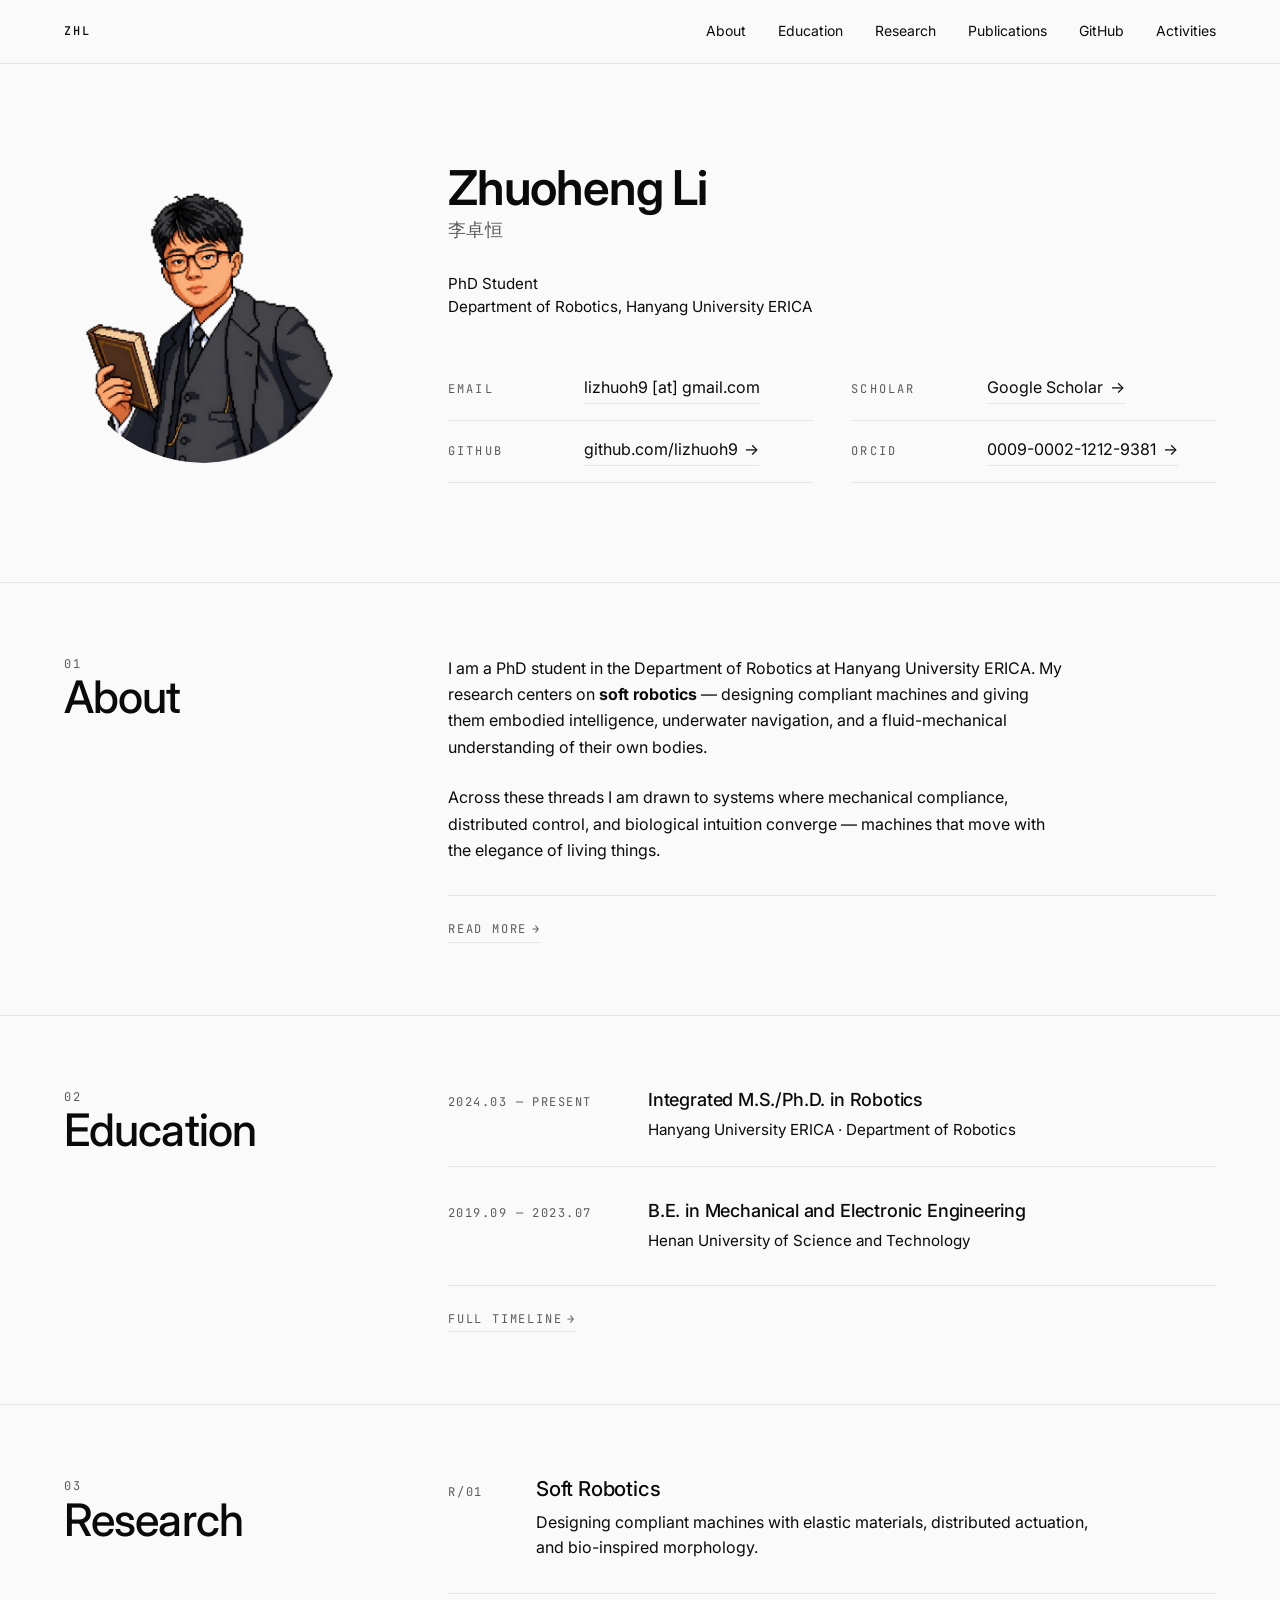
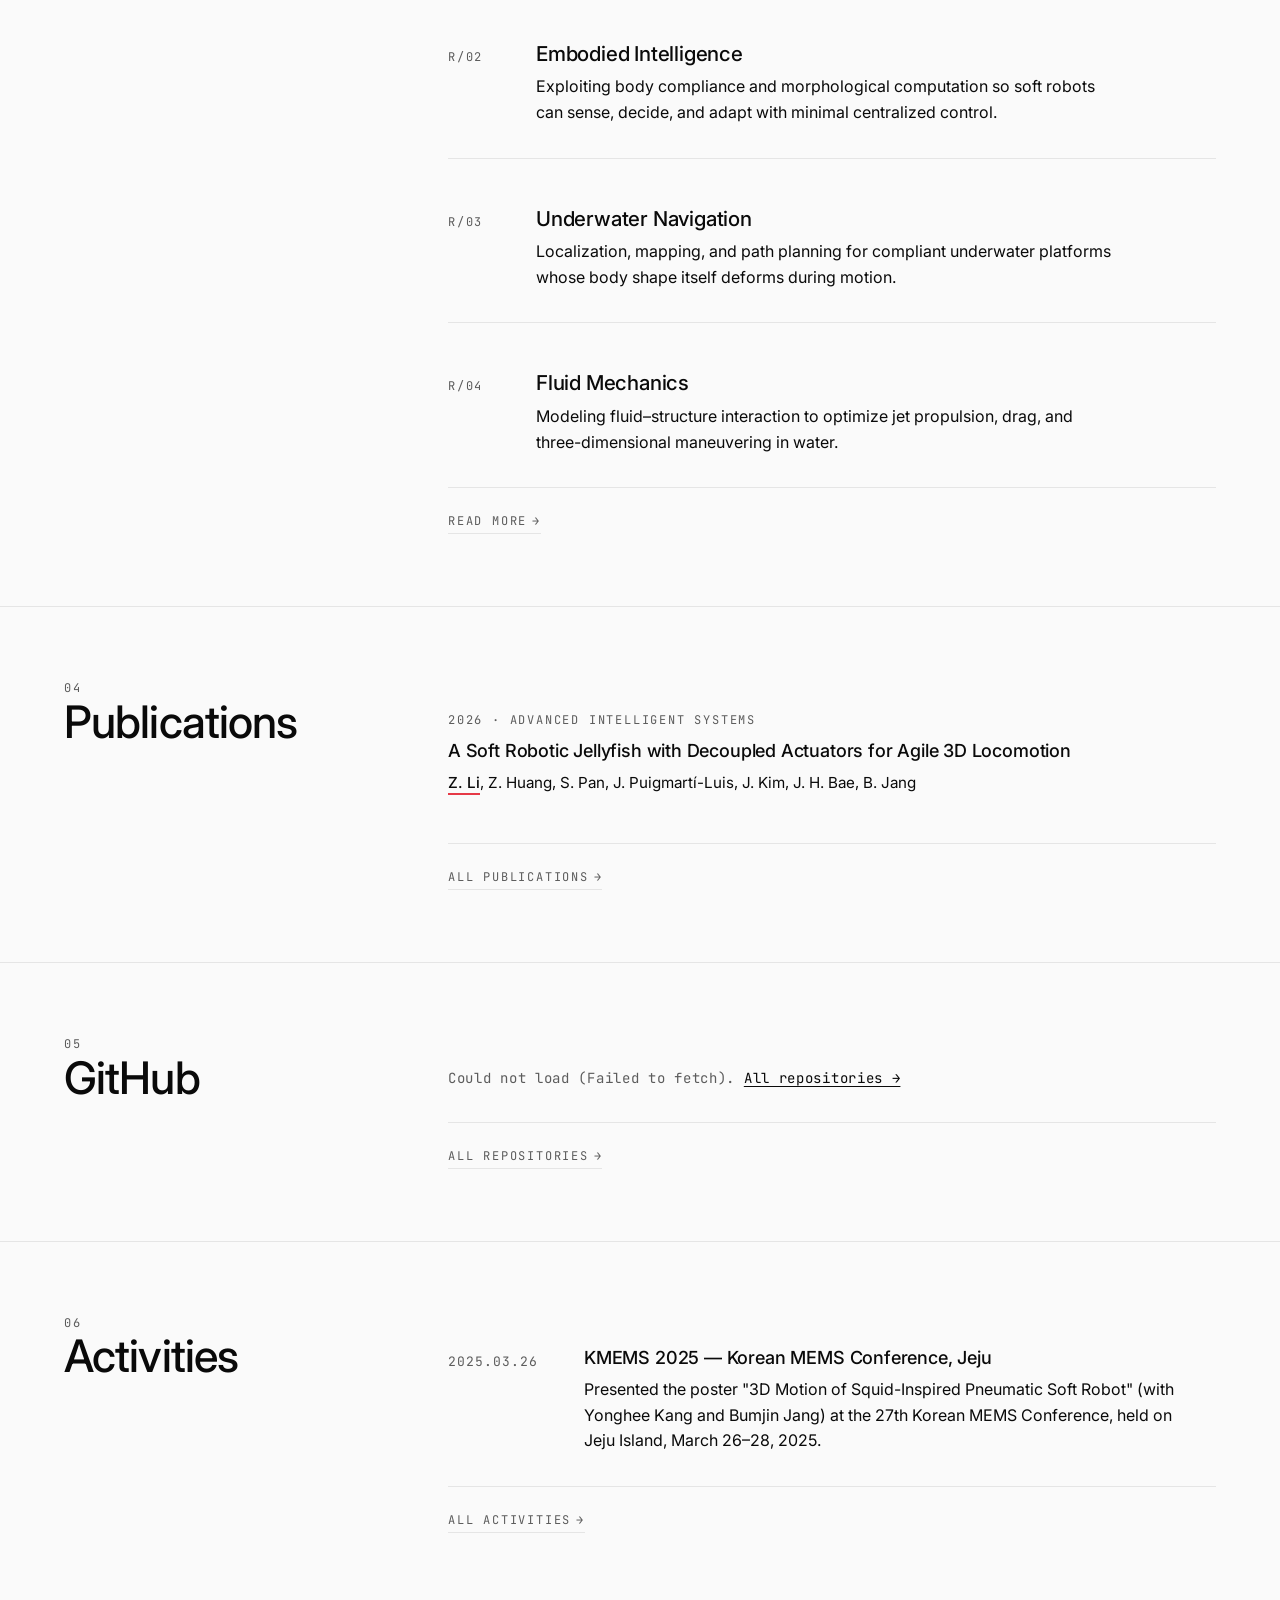
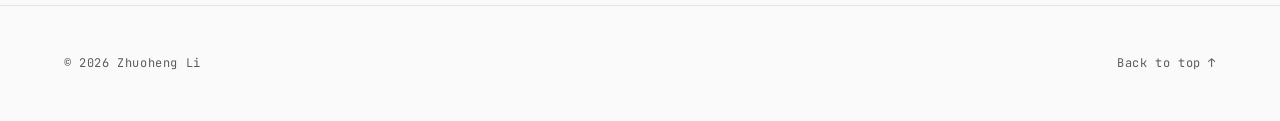
<file: index.html>
<!DOCTYPE html>
<html lang="en">
<head>
  <meta charset="UTF-8">
  <meta name="viewport" content="width=device-width, initial-scale=1">
  <title>Zhuoheng Li — PhD Student in Soft Robotics, Hanyang University</title>

  <meta name="description" content="Personal homepage of Zhuoheng Li, PhD student at Hanyang University Department of Robotics, working on soft robotics and bio-inspired actuation.">
  <meta name="author" content="Zhuoheng Li">
  <meta name="theme-color" content="#FAFAFA">

  <meta property="og:type" content="profile">
  <meta property="og:title" content="Zhuoheng Li">
  <meta property="og:description" content="PhD Student in Soft Robotics, Hanyang University">
  <meta property="og:url" content="https://lizhuoh9.github.io/">
  <meta property="og:locale" content="en_US">

  <meta name="twitter:card" content="summary">
  <meta name="twitter:title" content="Zhuoheng Li">
  <meta name="twitter:description" content="PhD Student in Soft Robotics, Hanyang University">

  <link rel="canonical" href="https://lizhuoh9.github.io/">

  <link rel="preconnect" href="https://fonts.googleapis.com">
  <link rel="preconnect" href="https://fonts.gstatic.com" crossorigin>
  <link rel="stylesheet" href="https://fonts.googleapis.com/css2?family=Inter:wght@400;500;700&family=JetBrains+Mono:wght@400;500&display=swap">

  <link rel="stylesheet" href="styles.css">

  <script type="application/ld+json">
  {
    "@context": "https://schema.org",
    "@type": "Person",
    "name": "Zhuoheng Li",
    "alternateName": "李卓恒",
    "givenName": "Zhuoheng",
    "familyName": "Li",
    "jobTitle": "PhD Student",
    "affiliation": {
      "@type": "Organization",
      "name": "Hanyang University ERICA",
      "department": "Department of Robotics"
    },
    "url": "https://lizhuoh9.github.io/",
    "email": "lizhuoh9@gmail.com",
    "sameAs": [
      "https://scholar.google.com/citations?user=UuBh1UAAAAAJ&hl=en",
      "https://github.com/lizhuoh9",
      "https://orcid.org/0009-0002-1212-9381"
    ]
  }
  </script>
</head>
<body id="top">
  <a class="skip-link" href="#main">Skip to content</a>

  <header class="site-header">
    <div class="wrap">
      <a href="#top" class="logo" aria-label="Home">ZHL</a>
      <nav aria-label="Section navigation">
        <a href="about.html">About</a>
        <a href="education.html">Education</a>
        <a href="research.html">Research</a>
        <a href="publications.html">Publications</a>
        <a href="github.html">GitHub</a>
        <a href="activities.html">Activities</a>
      </nav>
    </div>
  </header>

  <main id="main">

    <section class="hero" aria-labelledby="hero-name">
      <div class="wrap hero-layout">
        <div class="hero-portrait">
          <img class="avatar" src="assets/avatar.png"
               alt="Portrait of Zhuoheng Li"
               width="280" height="280" loading="eager" fetchpriority="high">
        </div>
        <div class="hero-body">
          <h1 id="hero-name" class="display">
            <span class="display-en">Zhuoheng Li</span>
            <span class="display-zh" lang="zh">李卓恒</span>
          </h1>
          <p class="role">
            PhD Student<br>
            Department of Robotics, Hanyang University ERICA
          </p>

          <dl class="contact-list">
            <div class="contact-row">
              <dt>Email</dt>
              <dd>
                <a href="mailto:lizhuoh9@gmail.com">lizhuoh9 [at] gmail.com</a>
              </dd>
            </div>
            <div class="contact-row">
              <dt>Scholar</dt>
              <dd>
                <a href="https://scholar.google.com/citations?user=UuBh1UAAAAAJ&hl=en"
                   target="_blank" rel="noopener noreferrer">
                  Google Scholar <span aria-hidden="true" class="arrow">&rarr;</span>
                </a>
              </dd>
            </div>
            <div class="contact-row">
              <dt>GitHub</dt>
              <dd>
                <a href="https://github.com/lizhuoh9"
                   target="_blank" rel="noopener noreferrer">
                  github.com/lizhuoh9 <span aria-hidden="true" class="arrow">&rarr;</span>
                </a>
              </dd>
            </div>
            <div class="contact-row">
              <dt>ORCID</dt>
              <dd>
                <a href="https://orcid.org/0009-0002-1212-9381"
                   target="_blank" rel="noopener noreferrer">
                  0009-0002-1212-9381 <span aria-hidden="true" class="arrow">&rarr;</span>
                </a>
              </dd>
            </div>
          </dl>
        </div>
      </div>
    </section>

    <section id="about" class="section" aria-labelledby="about-title">
      <div class="wrap grid">
        <div class="col-meta">
          <span class="section-num">01</span>
          <h2 id="about-title" class="section-title">About</h2>
        </div>
        <div class="col-main">
          <!-- EDIT: Tune this bio whenever your work or interests evolve. -->
          <p class="prose">
            I am a PhD student in the Department of Robotics at Hanyang
            University ERICA. My research centers on
            <strong>soft robotics</strong> &mdash; designing compliant
            machines and giving them embodied intelligence, underwater
            navigation, and a fluid-mechanical understanding of their
            own bodies.
          </p>
          <p class="prose">
            Across these threads I am drawn to systems where mechanical
            compliance, distributed control, and biological intuition
            converge &mdash; machines that move with the elegance of
            living things.
          </p>
          <p class="pub-tail">
            <a href="about.html">Read more <span aria-hidden="true" class="arrow">&rarr;</span></a>
          </p>
        </div>
      </div>
    </section>

    <section id="education" class="section" aria-labelledby="edu-title">
      <div class="wrap grid">
        <div class="col-meta">
          <span class="section-num">02</span>
          <h2 id="edu-title" class="section-title">Education</h2>
        </div>
        <div class="col-main">
          <ol class="edu-list">
            <li class="edu-item">
              <span class="edu-date">2024.03 &mdash; Present</span>
              <div>
                <h3 class="edu-degree">Integrated M.S./Ph.D. in Robotics</h3>
                <p class="edu-school">
                  Hanyang University ERICA &middot; Department of Robotics
                </p>
              </div>
            </li>
            <li class="edu-item">
              <span class="edu-date">2019.09 &mdash; 2023.07</span>
              <div>
                <h3 class="edu-degree">B.E. in Mechanical and Electronic Engineering</h3>
                <p class="edu-school">
                  Henan University of Science and Technology
                </p>
              </div>
            </li>
          </ol>
          <p class="pub-tail">
            <a href="education.html">Full timeline <span aria-hidden="true" class="arrow">&rarr;</span></a>
          </p>
        </div>
      </div>
    </section>

    <section id="research" class="section" aria-labelledby="research-title">
      <div class="wrap grid">
        <div class="col-meta">
          <span class="section-num">03</span>
          <h2 id="research-title" class="section-title">Research</h2>
        </div>
        <div class="col-main">
          <ol class="research-list">
            <!-- EDIT: Update each research-item as your directions evolve. -->
            <li class="research-item">
              <span class="item-num">R/01</span>
              <div>
                <h3>Soft Robotics</h3>
                <p>
                  Designing compliant machines with elastic materials,
                  distributed actuation, and bio-inspired morphology.
                </p>
              </div>
            </li>
            <li class="research-item">
              <span class="item-num">R/02</span>
              <div>
                <h3>Embodied Intelligence</h3>
                <p>
                  Exploiting body compliance and morphological computation so
                  soft robots can sense, decide, and adapt with minimal
                  centralized control.
                </p>
              </div>
            </li>
            <li class="research-item">
              <span class="item-num">R/03</span>
              <div>
                <h3>Underwater Navigation</h3>
                <p>
                  Localization, mapping, and path planning for compliant
                  underwater platforms whose body shape itself deforms during motion.
                </p>
              </div>
            </li>
            <li class="research-item">
              <span class="item-num">R/04</span>
              <div>
                <h3>Fluid Mechanics</h3>
                <p>
                  Modeling fluid&ndash;structure interaction to optimize jet
                  propulsion, drag, and three-dimensional maneuvering in water.
                </p>
              </div>
            </li>
          </ol>
          <p class="pub-tail">
            <a href="research.html">Read more <span aria-hidden="true" class="arrow">&rarr;</span></a>
          </p>
        </div>
      </div>
    </section>

    <section id="publications" class="section" aria-labelledby="pub-title">
      <div class="wrap grid">
        <div class="col-meta">
          <span class="section-num">04</span>
          <h2 id="pub-title" class="section-title">Publications</h2>
        </div>
        <div class="col-main">
          <ol class="pub-list">
            <li class="pub-item">
              <span class="pub-meta">2026 · Advanced Intelligent Systems</span>
              <h3 class="pub-title">
                <a href="https://doi.org/10.1002/aisy.202501507"
                   target="_blank" rel="noopener noreferrer">
                  A Soft Robotic Jellyfish with Decoupled Actuators for Agile 3D Locomotion
                </a>
              </h3>
              <p class="pub-authors">
                <strong>Z. Li</strong>, Z. Huang, S. Pan, J. Puigmart&iacute;-Luis,
                J. Kim, J. H. Bae, B. Jang
              </p>
            </li>
            <!-- EDIT: Duplicate the <li class="pub-item"> block above for each new paper.
                 Wrap the title text in <a href="...">...</a> with the DOI / publisher / arXiv URL. -->
          </ol>
          <p class="pub-tail">
            <a href="publications.html">All publications <span aria-hidden="true" class="arrow">&rarr;</span></a>
          </p>
        </div>
      </div>
    </section>

    <section id="github" class="section" aria-labelledby="github-title">
      <div class="wrap grid">
        <div class="col-meta">
          <span class="section-num">05</span>
          <h2 id="github-title" class="section-title">GitHub</h2>
        </div>
        <div class="col-main">
          <ol class="repo-list" id="repo-preview" aria-live="polite">
            <li class="repo-empty">Loading repositories &hellip;</li>
          </ol>
          <p class="pub-tail">
            <a href="github.html">All repositories <span aria-hidden="true" class="arrow">&rarr;</span></a>
          </p>
        </div>
      </div>
    </section>

    <section id="activities" class="section" aria-labelledby="activities-title">
      <div class="wrap grid">
        <div class="col-meta">
          <span class="section-num">06</span>
          <h2 id="activities-title" class="section-title">Activities</h2>
        </div>
        <div class="col-main">
          <ol class="activity-list" id="activity-preview" aria-live="polite">
            <li class="activity-empty">Loading entries &hellip;</li>
          </ol>
          <p class="pub-tail">
            <a href="activities.html">All activities <span aria-hidden="true" class="arrow">&rarr;</span></a>
          </p>
        </div>
      </div>
    </section>

  </main>

  <footer class="site-footer">
    <div class="wrap">
      <p>&copy; 2026 Zhuoheng Li</p>
      <p><a href="#top">Back to top &uarr;</a></p>
    </div>
  </footer>

  <script>
    (function () {
      const escape = s => String(s).replace(/[&<>"']/g, c => (
        { '&': '&amp;', '<': '&lt;', '>': '&gt;', '"': '&quot;', "'": '&#39;' }[c]
      ));

      // EDIT: repo names to hide from the homepage preview.
      const EXCLUDE = ['lizhuoh9.github.io'];

      const REPO_DESC = {
        'Squid-Robot':       'Hardware design and control for the soft robotic squid platform.',
        'squid-robot-slam':  'SLAM and state estimation for the soft robotic squid.',
        'Thrust-Analysis':   'Thrust measurement and analysis for soft underwater actuators.',
        'verilog':           'Verilog modules and FPGA experiments.',
        'EasyFig':           'Figure-making utility.',
        'learning':          'Personal learning notes and code experiments.',
      };

      const repoList = document.getElementById('repo-preview');
      fetch('https://api.github.com/users/lizhuoh9/repos?sort=pushed&per_page=10&type=owner', {
        headers: { 'Accept': 'application/vnd.github+json' }
      })
        .then(r => r.ok ? r.json() : Promise.reject(new Error('GitHub ' + r.status)))
        .then(repos => {
          if (Array.isArray(repos)) {
            repos = repos.filter(r => !EXCLUDE.includes(r.name));
          }
          if (!Array.isArray(repos) || !repos.length) {
            repoList.innerHTML = '<li class="repo-empty">No public repositories.</li>';
            return;
          }
          const top = repos.slice(0, 3);
          repoList.innerHTML = top.map(r => {
            const desc = REPO_DESC[r.name] || r.description || '';
            const descHtml = desc ? `<p class="repo-desc">${escape(desc)}</p>` : '';
            const date = r.pushed_at.slice(0, 10).replace(/-/g, '.');
            const lang = r.language ? `<span class="repo-lang">${escape(r.language)}</span>` : '';
            return `
              <li class="repo-item">
                <h3 class="repo-name">
                  <a href="${escape(r.html_url)}" target="_blank" rel="noopener noreferrer">${escape(r.name)}</a>
                </h3>
                ${descHtml}
                <div class="repo-meta">
                  <span class="repo-date">${date}</span>
                  ${lang}
                </div>
              </li>
            `;
          }).join('');
        })
        .catch(err => {
          repoList.innerHTML = `<li class="repo-empty">Could not load (${escape(err.message)}). <a href="github.html">All repositories &rarr;</a></li>`;
        });

      const formatDate = iso => {
        const m = String(iso).match(/^(\d{4})-(\d{2})-(\d{2})/);
        return m ? `${m[1]}.${m[2]}.${m[3]}` : escape(iso);
      };
      const actList = document.getElementById('activity-preview');
      fetch('posts.json', { cache: 'no-cache' })
        .then(r => r.ok ? r.json() : Promise.reject(new Error('posts.json ' + r.status)))
        .then(posts => {
          if (!Array.isArray(posts) || !posts.length) {
            actList.innerHTML = '<li class="activity-empty">No entries yet.</li>';
            return;
          }
          posts.sort((a, b) => String(b.date).localeCompare(String(a.date)));
          const top = posts.slice(0, 2);
          actList.innerHTML = top.map(p => {
            const desc = p.description ? `<p class="activity-desc">${escape(p.description)}</p>` : '';
            const title = p.title ? `<h3 class="activity-title">${escape(p.title)}</h3>` : '';
            return `
              <li class="activity-item">
                <span class="activity-date">${formatDate(p.date)}</span>
                <div class="activity-body">
                  ${title}
                  ${desc}
                </div>
              </li>
            `;
          }).join('');
        })
        .catch(err => {
          actList.innerHTML = `<li class="activity-empty">Could not load (${escape(err.message)}). <a href="activities.html">All activities &rarr;</a></li>`;
        });
    })();
  </script>
</body>
</html>
</file>
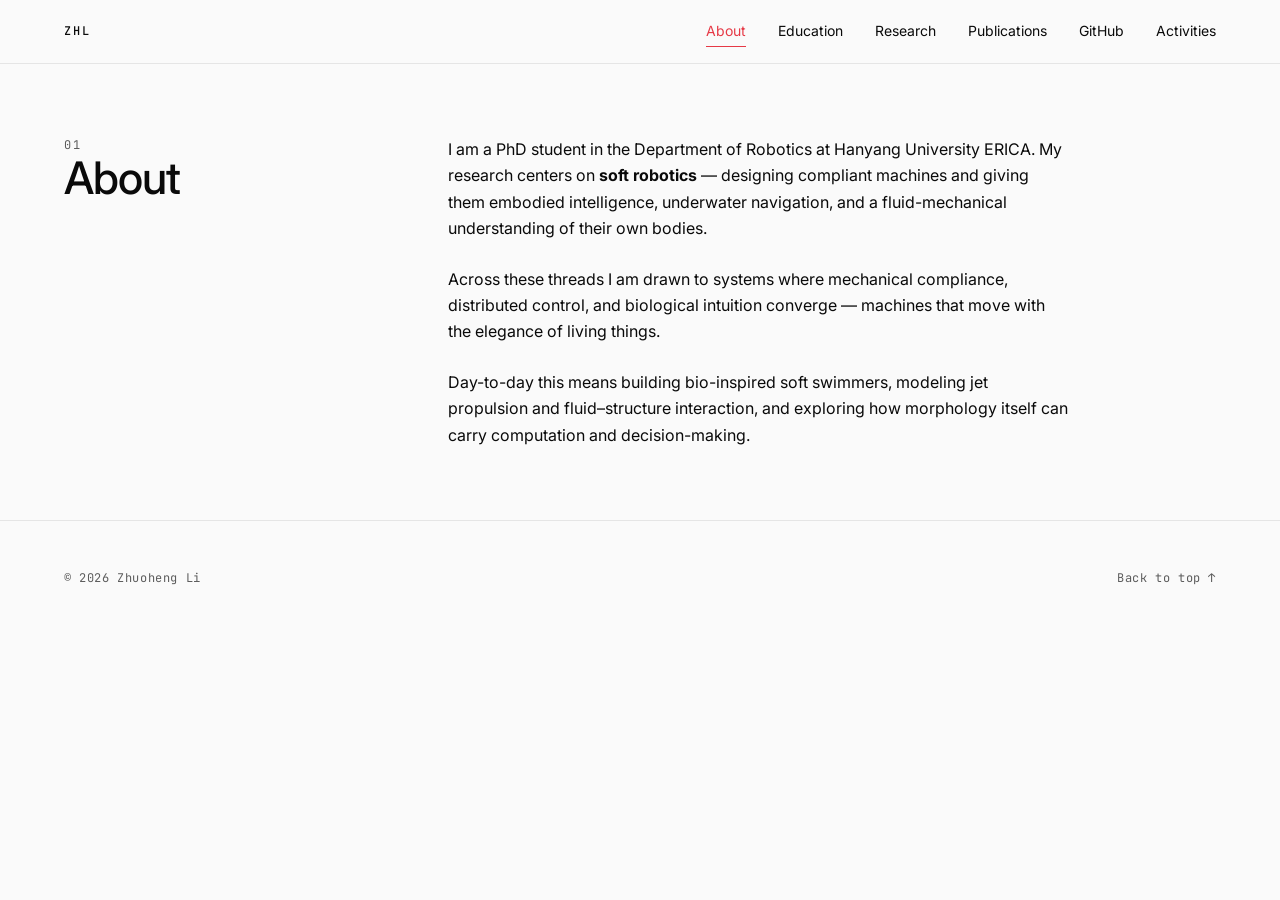
<file: about.html>
<!DOCTYPE html>
<html lang="en">
<head>
  <meta charset="UTF-8">
  <meta name="viewport" content="width=device-width, initial-scale=1">
  <title>About — Zhuoheng Li</title>
  <meta name="description" content="About Zhuoheng Li, PhD student in soft robotics at Hanyang University ERICA.">
  <meta name="theme-color" content="#FAFAFA">
  <link rel="canonical" href="https://lizhuoh9.github.io/about.html">

  <link rel="preconnect" href="https://fonts.googleapis.com">
  <link rel="preconnect" href="https://fonts.gstatic.com" crossorigin>
  <link rel="stylesheet" href="https://fonts.googleapis.com/css2?family=Inter:wght@400;500;600;700&family=JetBrains+Mono:wght@400;500&display=swap">

  <link rel="stylesheet" href="styles.css">
</head>
<body id="top">
  <a class="skip-link" href="#main">Skip to content</a>

  <header class="site-header">
    <div class="wrap">
      <a href="index.html" class="logo" aria-label="Home">ZHL</a>
      <nav aria-label="Section navigation">
        <a href="about.html" aria-current="page">About</a>
        <a href="education.html">Education</a>
        <a href="research.html">Research</a>
        <a href="publications.html">Publications</a>
        <a href="github.html">GitHub</a>
        <a href="activities.html">Activities</a>
      </nav>
    </div>
  </header>

  <main id="main">
    <section class="section" aria-labelledby="page-title">
      <div class="wrap grid">
        <div class="col-meta">
          <span class="section-num">01</span>
          <h1 id="page-title" class="section-title">About</h1>
        </div>
        <div class="col-main">
          <!-- EDIT: Expand this page with whatever About-level detail you'd like
               long-term (full bio, research statement, languages, hobbies, etc). -->
          <p class="prose">
            I am a PhD student in the Department of Robotics at Hanyang
            University ERICA. My research centers on
            <strong>soft robotics</strong> &mdash; designing compliant
            machines and giving them embodied intelligence, underwater
            navigation, and a fluid-mechanical understanding of their
            own bodies.
          </p>
          <p class="prose">
            Across these threads I am drawn to systems where mechanical
            compliance, distributed control, and biological intuition
            converge &mdash; machines that move with the elegance of
            living things.
          </p>
          <p class="prose">
            Day-to-day this means building bio-inspired soft swimmers,
            modeling jet propulsion and fluid&ndash;structure interaction,
            and exploring how morphology itself can carry computation
            and decision-making.
          </p>
        </div>
      </div>
    </section>
  </main>

  <footer class="site-footer">
    <div class="wrap">
      <p>&copy; 2026 Zhuoheng Li</p>
      <p><a href="#top">Back to top &uarr;</a></p>
    </div>
  </footer>
</body>
</html>
</file>
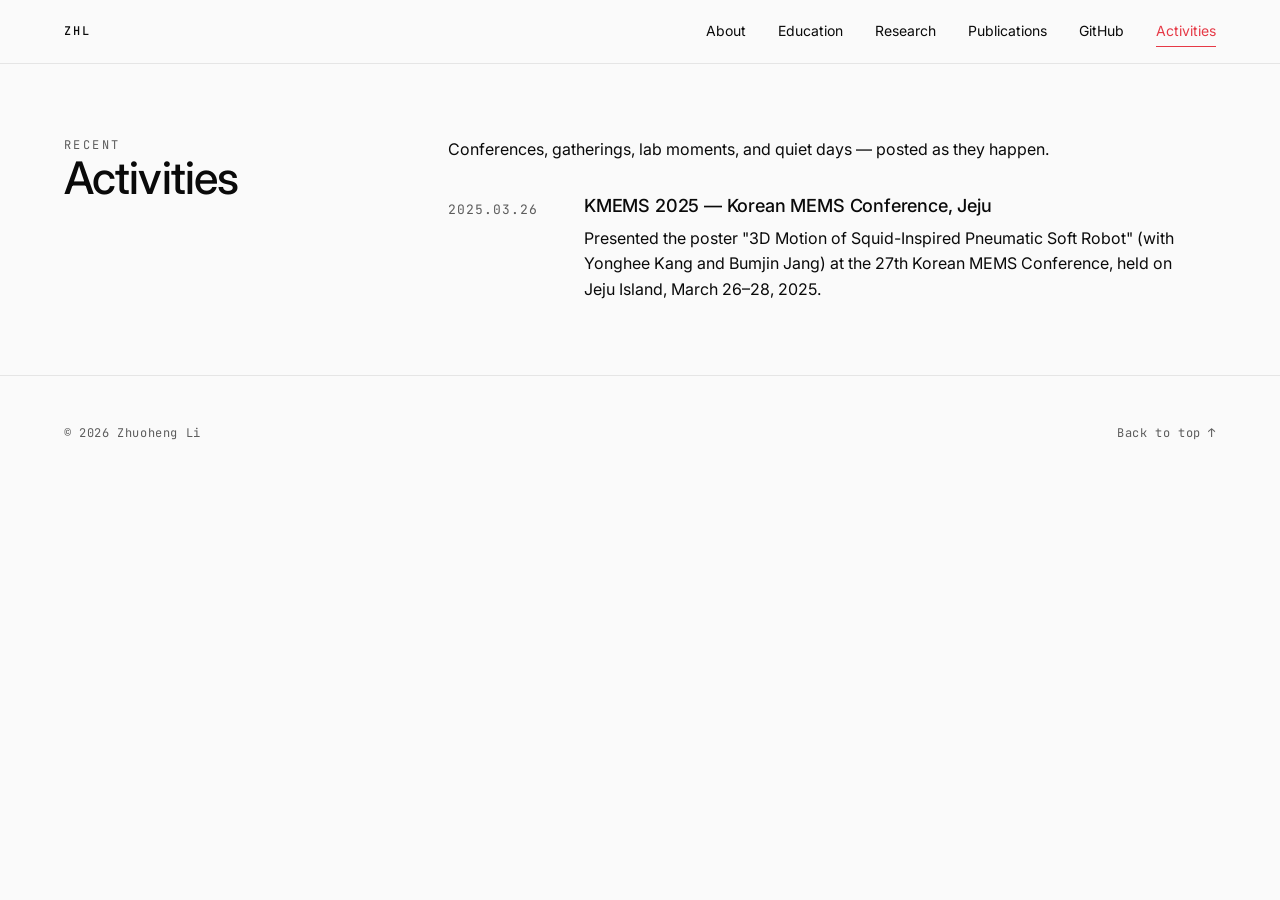
<file: activities.html>
<!DOCTYPE html>
<html lang="en">
<head>
  <meta charset="UTF-8">
  <meta name="viewport" content="width=device-width, initial-scale=1">
  <title>Activities — Zhuoheng Li</title>

  <meta name="description" content="Activities and moments by Zhuoheng Li — conferences, gatherings, talks, and lab life.">
  <meta name="theme-color" content="#FAFAFA">
  <meta property="og:type" content="website">
  <meta property="og:title" content="Activities — Zhuoheng Li">
  <meta property="og:url" content="https://lizhuoh9.github.io/activities.html">
  <link rel="canonical" href="https://lizhuoh9.github.io/activities.html">

  <link rel="preconnect" href="https://fonts.googleapis.com">
  <link rel="preconnect" href="https://fonts.gstatic.com" crossorigin>
  <link rel="stylesheet" href="https://fonts.googleapis.com/css2?family=Inter:wght@400;500;600;700&family=JetBrains+Mono:wght@400;500&display=swap">

  <link rel="stylesheet" href="styles.css">
</head>
<body id="top">
  <a class="skip-link" href="#main">Skip to content</a>

  <header class="site-header">
    <div class="wrap">
      <a href="index.html" class="logo" aria-label="Home">ZHL</a>
      <nav aria-label="Section navigation">
        <a href="about.html">About</a>
        <a href="education.html">Education</a>
        <a href="research.html">Research</a>
        <a href="publications.html">Publications</a>
        <a href="github.html">GitHub</a>
        <a href="activities.html" aria-current="page">Activities</a>
      </nav>
    </div>
  </header>

  <main id="main">
    <section class="section" aria-labelledby="page-title">
      <div class="wrap grid">
        <div class="col-meta">
          <span class="section-num">Recent</span>
          <h1 id="page-title" class="section-title">Activities</h1>
        </div>
        <div class="col-main">
          <p class="prose">
            Conferences, gatherings, lab moments, and quiet days &mdash;
            posted as they happen.
          </p>
          <ol class="activity-list" id="activity-list" aria-live="polite">
            <li class="activity-empty">Loading entries &hellip;</li>
          </ol>
        </div>
      </div>
    </section>
  </main>

  <footer class="site-footer">
    <div class="wrap">
      <p>&copy; 2026 Zhuoheng Li</p>
      <p><a href="#top">Back to top &uarr;</a></p>
    </div>
  </footer>

  <script>
    (function () {
      const list = document.getElementById('activity-list');

      const escape = s => String(s).replace(/[&<>"']/g, c => (
        { '&': '&amp;', '<': '&lt;', '>': '&gt;', '"': '&quot;', "'": '&#39;' }[c]
      ));

      const formatDate = iso => {
        const m = String(iso).match(/^(\d{4})-(\d{2})-(\d{2})/);
        return m ? `${m[1]}.${m[2]}.${m[3]}` : escape(iso);
      };

      const postToHtml = p => {
        const desc = p.description
          ? `<p class="activity-desc">${escape(p.description).replace(/\n/g, '<br>')}</p>`
          : '';
        const images = (Array.isArray(p.images) && p.images.length)
          ? `<div class="activity-images">${p.images.map(src =>
              `<a href="${escape(src)}" target="_blank" rel="noopener">
                 <img src="${escape(src)}" alt="${escape(p.title || 'Activity photo')}" loading="lazy">
               </a>`
            ).join('')}</div>`
          : '';
        const title = p.title ? `<h3 class="activity-title">${escape(p.title)}</h3>` : '';
        return `
          <li class="activity-item">
            <span class="activity-date">${formatDate(p.date)}</span>
            <div class="activity-body">
              ${title}
              ${desc}
              ${images}
            </div>
          </li>
        `;
      };

      fetch('posts.json', { cache: 'no-cache' })
        .then(r => {
          if (!r.ok) throw new Error('posts.json ' + r.status);
          return r.json();
        })
        .then(posts => {
          if (!Array.isArray(posts) || posts.length === 0) {
            list.innerHTML = '<li class="activity-empty">No entries yet. Add one to <code>posts.json</code>.</li>';
            return;
          }
          posts.sort((a, b) => String(b.date).localeCompare(String(a.date)));
          list.innerHTML = posts.map(postToHtml).join('');
        })
        .catch(err => {
          list.innerHTML = `<li class="activity-empty">Could not load entries (${escape(err.message)}).</li>`;
        });
    })();
  </script>
</body>
</html>
</file>
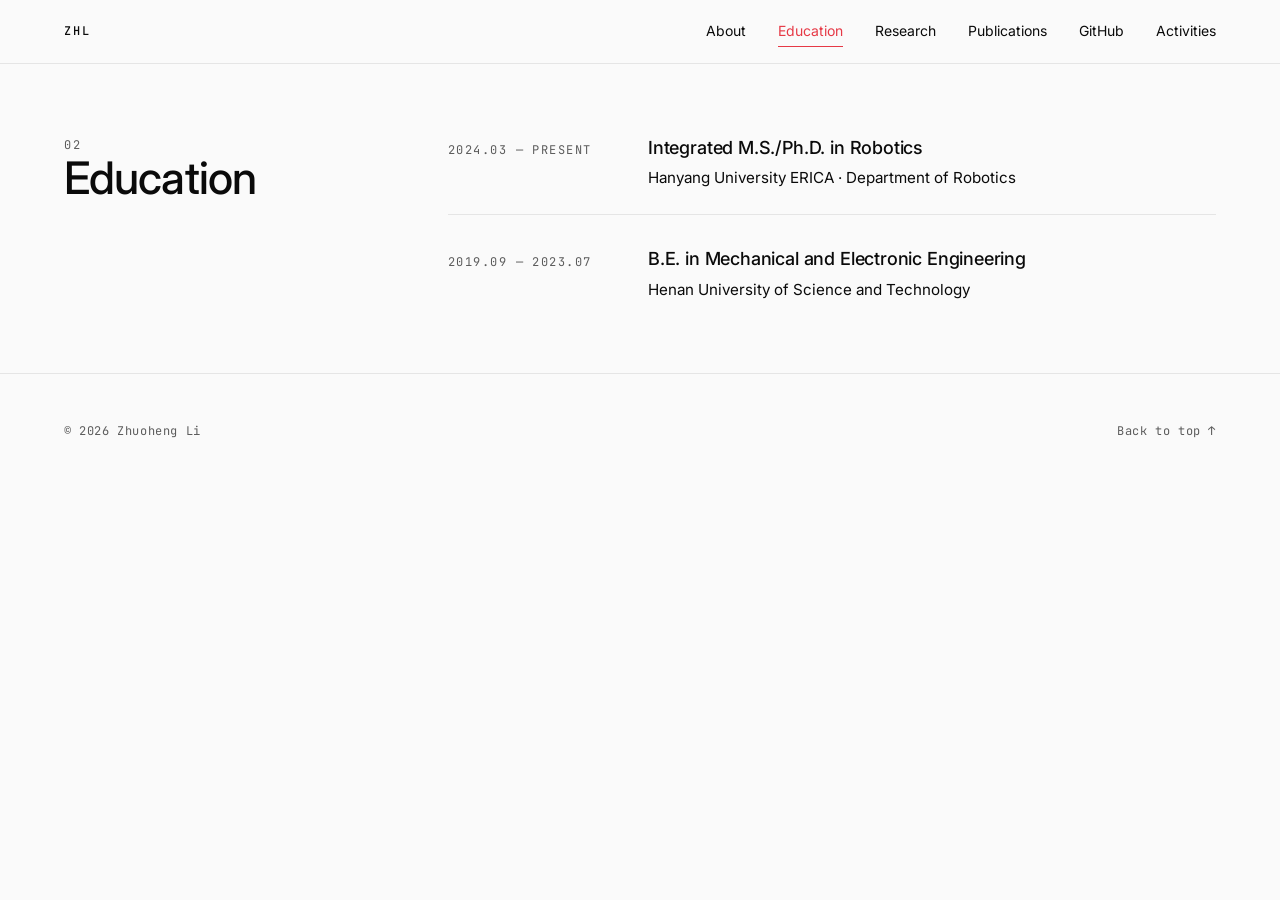
<file: education.html>
<!DOCTYPE html>
<html lang="en">
<head>
  <meta charset="UTF-8">
  <meta name="viewport" content="width=device-width, initial-scale=1">
  <title>Education — Zhuoheng Li</title>
  <meta name="description" content="Educational background of Zhuoheng Li.">
  <meta name="theme-color" content="#FAFAFA">
  <link rel="canonical" href="https://lizhuoh9.github.io/education.html">

  <link rel="preconnect" href="https://fonts.googleapis.com">
  <link rel="preconnect" href="https://fonts.gstatic.com" crossorigin>
  <link rel="stylesheet" href="https://fonts.googleapis.com/css2?family=Inter:wght@400;500;600;700&family=JetBrains+Mono:wght@400;500&display=swap">

  <link rel="stylesheet" href="styles.css">
</head>
<body id="top">
  <a class="skip-link" href="#main">Skip to content</a>

  <header class="site-header">
    <div class="wrap">
      <a href="index.html" class="logo" aria-label="Home">ZHL</a>
      <nav aria-label="Section navigation">
        <a href="about.html">About</a>
        <a href="education.html" aria-current="page">Education</a>
        <a href="research.html">Research</a>
        <a href="publications.html">Publications</a>
        <a href="github.html">GitHub</a>
        <a href="activities.html">Activities</a>
      </nav>
    </div>
  </header>

  <main id="main">
    <section class="section" aria-labelledby="page-title">
      <div class="wrap grid">
        <div class="col-meta">
          <span class="section-num">02</span>
          <h1 id="page-title" class="section-title">Education</h1>
        </div>
        <div class="col-main">
          <ol class="edu-list">
            <li class="edu-item">
              <span class="edu-date">2024.03 &mdash; Present</span>
              <div>
                <h3 class="edu-degree">Integrated M.S./Ph.D. in Robotics</h3>
                <p class="edu-school">
                  Hanyang University ERICA &middot; Department of Robotics
                </p>
              </div>
            </li>
            <li class="edu-item">
              <span class="edu-date">2019.09 &mdash; 2023.07</span>
              <div>
                <h3 class="edu-degree">B.E. in Mechanical and Electronic Engineering</h3>
                <p class="edu-school">
                  Henan University of Science and Technology
                </p>
              </div>
            </li>
          </ol>
        </div>
      </div>
    </section>
  </main>

  <footer class="site-footer">
    <div class="wrap">
      <p>&copy; 2026 Zhuoheng Li</p>
      <p><a href="#top">Back to top &uarr;</a></p>
    </div>
  </footer>
</body>
</html>
</file>
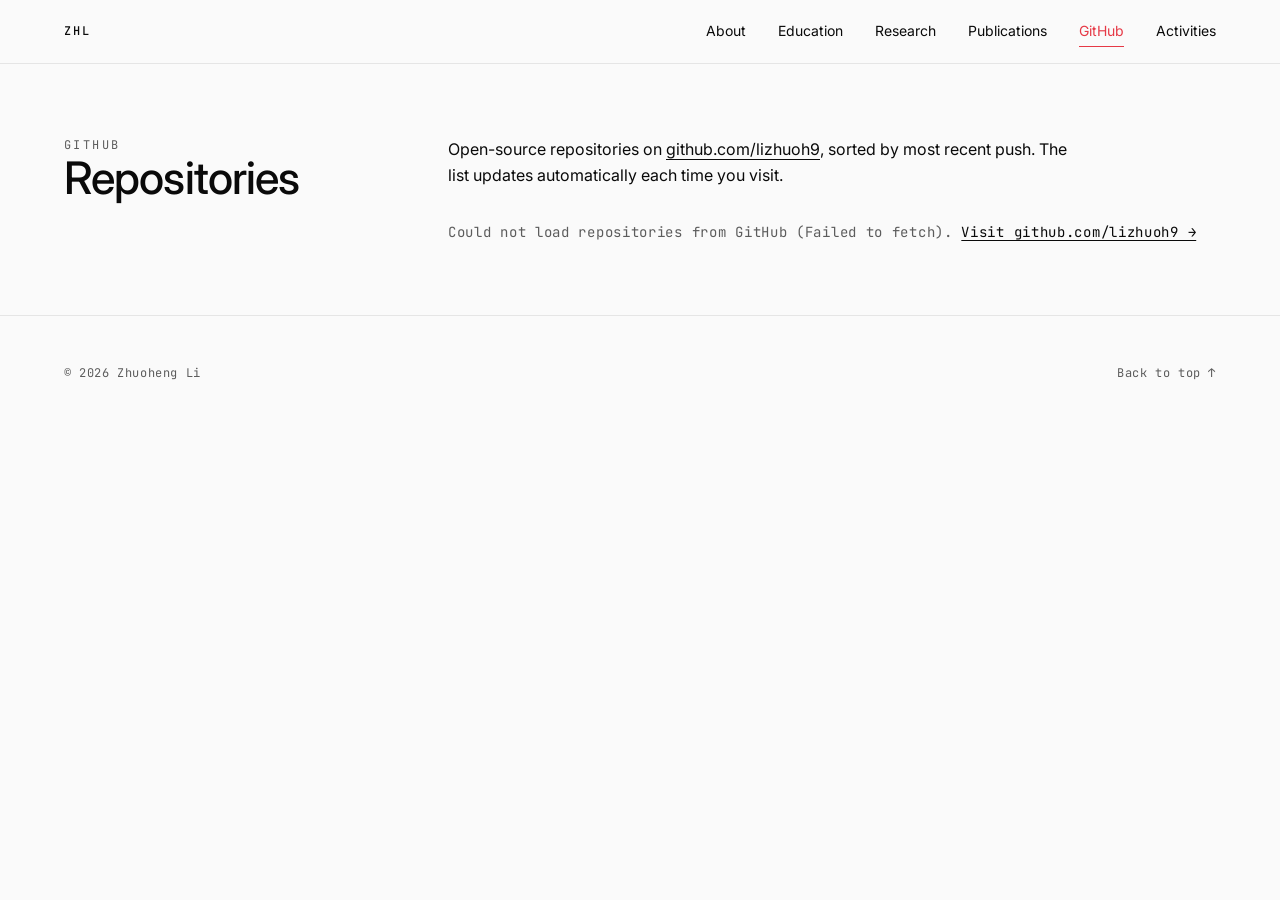
<file: github.html>
<!DOCTYPE html>
<html lang="en">
<head>
  <meta charset="UTF-8">
  <meta name="viewport" content="width=device-width, initial-scale=1">
  <title>GitHub — Zhuoheng Li</title>

  <meta name="description" content="Open-source projects and repositories by Zhuoheng Li, auto-synced from GitHub.">
  <meta name="theme-color" content="#FAFAFA">
  <meta property="og:type" content="website">
  <meta property="og:title" content="GitHub — Zhuoheng Li">
  <meta property="og:url" content="https://lizhuoh9.github.io/github.html">
  <link rel="canonical" href="https://lizhuoh9.github.io/github.html">

  <link rel="preconnect" href="https://fonts.googleapis.com">
  <link rel="preconnect" href="https://fonts.gstatic.com" crossorigin>
  <link rel="stylesheet" href="https://fonts.googleapis.com/css2?family=Inter:wght@400;500;600;700&family=JetBrains+Mono:wght@400;500&display=swap">

  <link rel="stylesheet" href="styles.css">
</head>
<body id="top">
  <a class="skip-link" href="#main">Skip to content</a>

  <header class="site-header">
    <div class="wrap">
      <a href="index.html" class="logo" aria-label="Home">ZHL</a>
      <nav aria-label="Section navigation">
        <a href="about.html">About</a>
        <a href="education.html">Education</a>
        <a href="research.html">Research</a>
        <a href="publications.html">Publications</a>
        <a href="github.html" aria-current="page">GitHub</a>
        <a href="activities.html">Activities</a>
      </nav>
    </div>
  </header>

  <main id="main">
    <section class="section" aria-labelledby="page-title">
      <div class="wrap grid">
        <div class="col-meta">
          <span class="section-num">GitHub</span>
          <h1 id="page-title" class="section-title">Repositories</h1>
        </div>
        <div class="col-main">
          <p class="prose">
            Open-source repositories on
            <a href="https://github.com/lizhuoh9" target="_blank" rel="noopener noreferrer">github.com/lizhuoh9</a>,
            sorted by most recent push. The list updates automatically each time
            you visit.
          </p>
          <ol class="repo-list" id="repo-list" aria-live="polite">
            <li class="repo-empty">Loading repositories &hellip;</li>
          </ol>
        </div>
      </div>
    </section>
  </main>

  <footer class="site-footer">
    <div class="wrap">
      <p>&copy; 2026 Zhuoheng Li</p>
      <p><a href="#top">Back to top &uarr;</a></p>
    </div>
  </footer>

  <script>
    (function () {
      // EDIT: repo names to hide from this page. Add any repo whose name
      // appears in this list will be filtered out before rendering.
      const EXCLUDE = ['lizhuoh9.github.io'];

      // EDIT: short descriptions keyed by repo name. Anything here overrides
      // the description GitHub may have set. Add or edit entries freely.
      const DESCRIPTIONS = {
        'lizhuoh9.github.io': 'Source for this personal homepage.',
        'Squid-Robot':       'Hardware design and control for the soft robotic squid platform.',
        'squid-robot-slam':  'SLAM and state estimation for the soft robotic squid.',
        'Thrust-Analysis':   'Thrust measurement and analysis for soft underwater actuators.',
        'verilog':           'Verilog modules and FPGA experiments.',
        'EasyFig':           'Figure-making utility.',
        'learning':          'Personal learning notes and code experiments.',
      };

      const list = document.getElementById('repo-list');
      const USER = 'lizhuoh9';
      const API = `https://api.github.com/users/${USER}/repos?sort=pushed&per_page=30&type=owner`;

      const escape = s => String(s).replace(/[&<>"']/g, c => (
        { '&': '&amp;', '<': '&lt;', '>': '&gt;', '"': '&quot;', "'": '&#39;' }[c]
      ));

      const formatDate = iso => {
        const d = new Date(iso);
        const y = d.getUTCFullYear();
        const m = String(d.getUTCMonth() + 1).padStart(2, '0');
        const day = String(d.getUTCDate()).padStart(2, '0');
        return `${y}.${m}.${day}`;
      };

      const repoToHtml = r => {
        const customDesc = DESCRIPTIONS[r.name];
        const useDesc = customDesc || r.description;
        const desc = useDesc ? `<p class="repo-desc">${escape(useDesc)}</p>` : '';
        const meta = [];
        meta.push(`<span class="repo-date">${formatDate(r.pushed_at)}</span>`);
        if (r.language) meta.push(`<span class="repo-lang">${escape(r.language)}</span>`);
        if (r.stargazers_count > 0) meta.push(`<span class="repo-stars">&#9733; ${r.stargazers_count}</span>`);
        if (r.fork) meta.push('<span class="repo-fork">fork</span>');
        return `
          <li class="repo-item">
            <h3 class="repo-name">
              <a href="${r.html_url}" target="_blank" rel="noopener noreferrer">${escape(r.name)}</a>
            </h3>
            ${desc}
            <div class="repo-meta">${meta.join('')}</div>
          </li>
        `;
      };

      fetch(API, { headers: { 'Accept': 'application/vnd.github+json' } })
        .then(r => {
          if (!r.ok) throw new Error('GitHub API ' + r.status);
          return r.json();
        })
        .then(repos => {
          if (Array.isArray(repos)) {
            repos = repos.filter(r => !EXCLUDE.includes(r.name));
          }
          if (!Array.isArray(repos) || repos.length === 0) {
            list.innerHTML = '<li class="repo-empty">No public repositories yet.</li>';
            return;
          }
          list.innerHTML = repos.map(repoToHtml).join('');
        })
        .catch(err => {
          list.innerHTML = `
            <li class="repo-empty">
              Could not load repositories from GitHub
              (${escape(err.message)}).
              <a href="https://github.com/${USER}" target="_blank" rel="noopener noreferrer">
                Visit github.com/${USER} &rarr;
              </a>
            </li>
          `;
        });
    })();
  </script>
</body>
</html>
</file>
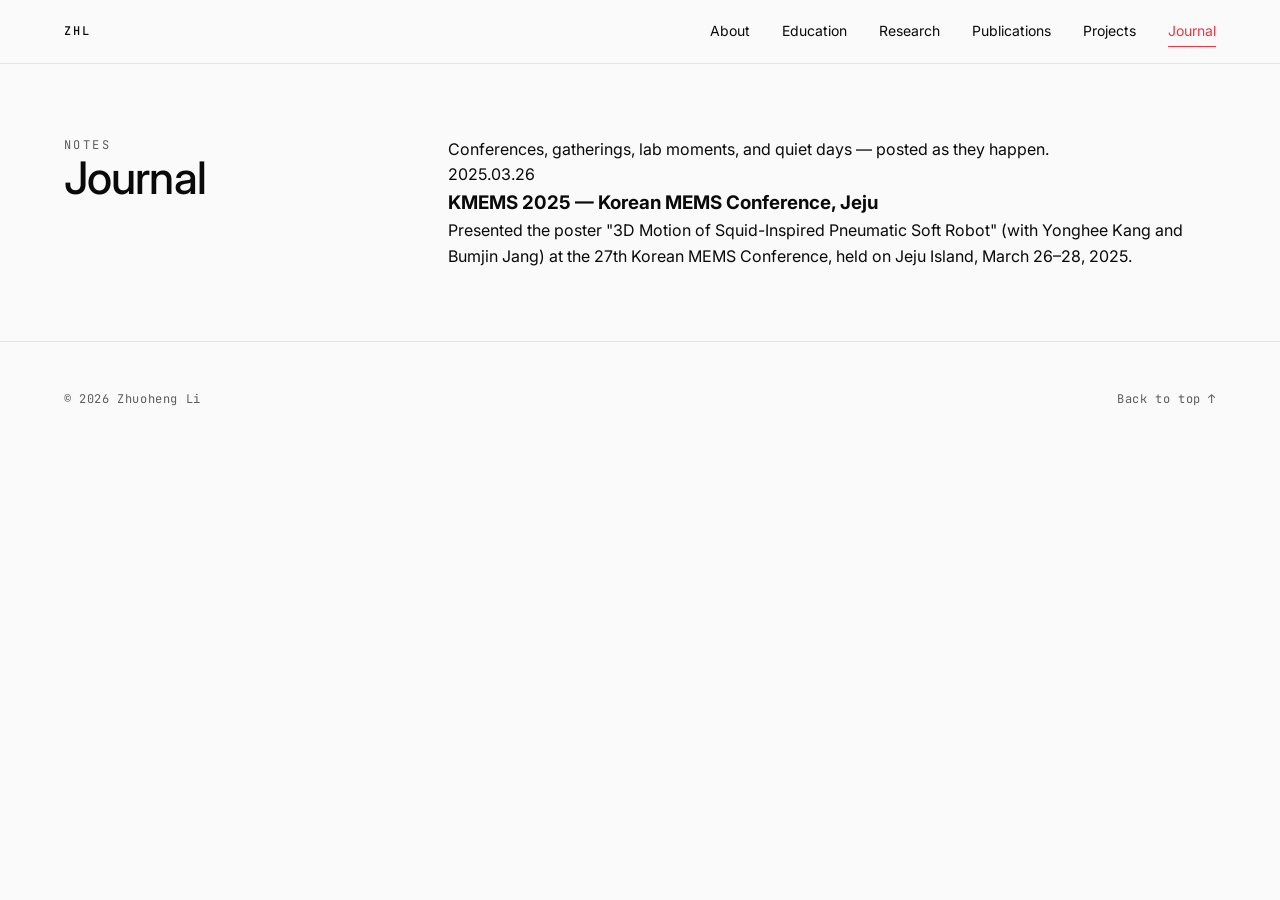
<file: journal.html>
<!DOCTYPE html>
<html lang="en">
<head>
  <meta charset="UTF-8">
  <meta name="viewport" content="width=device-width, initial-scale=1">
  <title>Journal — Zhuoheng Li</title>

  <meta name="description" content="Personal journal entries by Zhuoheng Li — moments, talks, gatherings, and notes.">
  <meta name="theme-color" content="#FAFAFA">
  <meta property="og:type" content="website">
  <meta property="og:title" content="Journal — Zhuoheng Li">
  <meta property="og:url" content="https://lizhuoh9.github.io/journal.html">
  <link rel="canonical" href="https://lizhuoh9.github.io/journal.html">

  <link rel="preconnect" href="https://fonts.googleapis.com">
  <link rel="preconnect" href="https://fonts.gstatic.com" crossorigin>
  <link rel="stylesheet" href="https://fonts.googleapis.com/css2?family=Inter:wght@400;500;600;700&family=JetBrains+Mono:wght@400;500&display=swap">

  <link rel="stylesheet" href="styles.css">
</head>
<body id="top">
  <a class="skip-link" href="#main">Skip to content</a>

  <header class="site-header">
    <div class="wrap">
      <a href="index.html" class="logo" aria-label="Home">ZHL</a>
      <nav aria-label="Section navigation">
        <a href="index.html#about">About</a>
        <a href="index.html#education">Education</a>
        <a href="index.html#research">Research</a>
        <a href="index.html#publications">Publications</a>
        <a href="projects.html">Projects</a>
        <a href="journal.html" aria-current="page">Journal</a>
      </nav>
    </div>
  </header>

  <main id="main">
    <section class="section" aria-labelledby="page-title">
      <div class="wrap grid">
        <div class="col-meta">
          <span class="section-num">Notes</span>
          <h1 id="page-title" class="section-title">Journal</h1>
        </div>
        <div class="col-main">
          <p class="prose">
            Conferences, gatherings, lab moments, and quiet days &mdash;
            posted as they happen.
          </p>
          <ol class="journal-list" id="journal-list" aria-live="polite">
            <li class="journal-empty">Loading entries &hellip;</li>
          </ol>
        </div>
      </div>
    </section>
  </main>

  <footer class="site-footer">
    <div class="wrap">
      <p>&copy; 2026 Zhuoheng Li</p>
      <p><a href="#top">Back to top &uarr;</a></p>
    </div>
  </footer>

  <script>
    (function () {
      const list = document.getElementById('journal-list');

      const escape = s => String(s).replace(/[&<>"']/g, c => (
        { '&': '&amp;', '<': '&lt;', '>': '&gt;', '"': '&quot;', "'": '&#39;' }[c]
      ));

      const formatDate = iso => {
        // Accept "2026-05-04" or "2026-05-04T12:00" — render as 2026.05.04
        const m = String(iso).match(/^(\d{4})-(\d{2})-(\d{2})/);
        return m ? `${m[1]}.${m[2]}.${m[3]}` : escape(iso);
      };

      const postToHtml = p => {
        const desc = p.description
          ? `<p class="journal-desc">${escape(p.description).replace(/\n/g, '<br>')}</p>`
          : '';
        const images = (Array.isArray(p.images) && p.images.length)
          ? `<div class="journal-images">${p.images.map(src =>
              `<a href="${escape(src)}" target="_blank" rel="noopener">
                 <img src="${escape(src)}" alt="${escape(p.title || 'Journal photo')}" loading="lazy">
               </a>`
            ).join('')}</div>`
          : '';
        const title = p.title ? `<h3 class="journal-title">${escape(p.title)}</h3>` : '';
        return `
          <li class="journal-item">
            <span class="journal-date">${formatDate(p.date)}</span>
            <div class="journal-body">
              ${title}
              ${desc}
              ${images}
            </div>
          </li>
        `;
      };

      fetch('posts.json', { cache: 'no-cache' })
        .then(r => {
          if (!r.ok) throw new Error('posts.json ' + r.status);
          return r.json();
        })
        .then(posts => {
          if (!Array.isArray(posts) || posts.length === 0) {
            list.innerHTML = '<li class="journal-empty">No entries yet. Add one to <code>posts.json</code>.</li>';
            return;
          }
          posts.sort((a, b) => String(b.date).localeCompare(String(a.date)));
          list.innerHTML = posts.map(postToHtml).join('');
        })
        .catch(err => {
          list.innerHTML = `<li class="journal-empty">Could not load entries (${escape(err.message)}).</li>`;
        });
    })();
  </script>
</body>
</html>
</file>
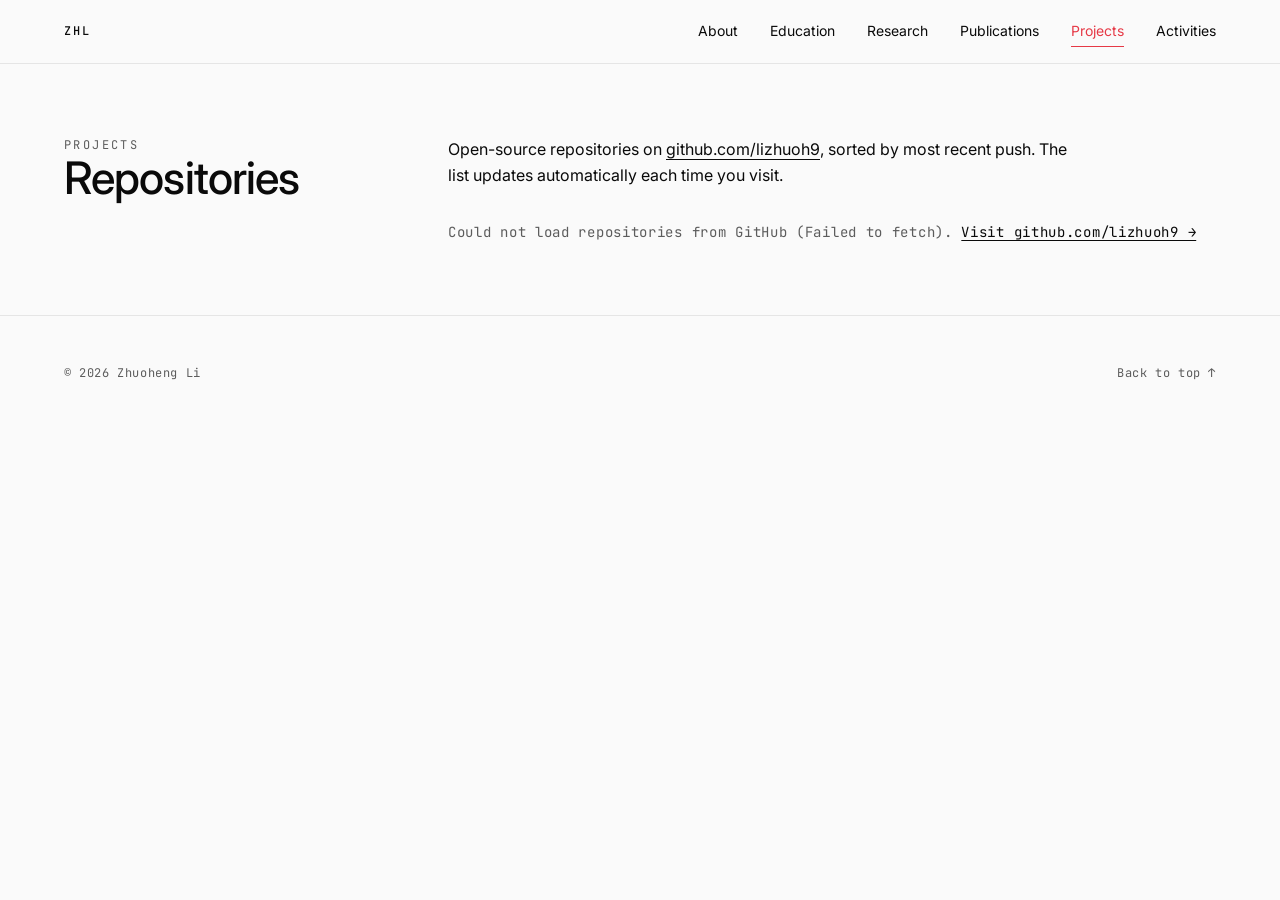
<file: projects.html>
<!DOCTYPE html>
<html lang="en">
<head>
  <meta charset="UTF-8">
  <meta name="viewport" content="width=device-width, initial-scale=1">
  <title>Projects — Zhuoheng Li</title>

  <meta name="description" content="Open-source projects and repositories by Zhuoheng Li, auto-synced from GitHub.">
  <meta name="theme-color" content="#FAFAFA">
  <meta property="og:type" content="website">
  <meta property="og:title" content="Projects — Zhuoheng Li">
  <meta property="og:url" content="https://lizhuoh9.github.io/projects.html">
  <link rel="canonical" href="https://lizhuoh9.github.io/projects.html">

  <link rel="preconnect" href="https://fonts.googleapis.com">
  <link rel="preconnect" href="https://fonts.gstatic.com" crossorigin>
  <link rel="stylesheet" href="https://fonts.googleapis.com/css2?family=Inter:wght@400;500;600;700&family=JetBrains+Mono:wght@400;500&display=swap">

  <link rel="stylesheet" href="styles.css">
</head>
<body id="top">
  <a class="skip-link" href="#main">Skip to content</a>

  <header class="site-header">
    <div class="wrap">
      <a href="index.html" class="logo" aria-label="Home">ZHL</a>
      <nav aria-label="Section navigation">
        <a href="index.html#about">About</a>
        <a href="index.html#education">Education</a>
        <a href="index.html#research">Research</a>
        <a href="index.html#publications">Publications</a>
        <a href="projects.html" aria-current="page">Projects</a>
        <a href="activities.html">Activities</a>
      </nav>
    </div>
  </header>

  <main id="main">
    <section class="section" aria-labelledby="page-title">
      <div class="wrap grid">
        <div class="col-meta">
          <span class="section-num">Projects</span>
          <h1 id="page-title" class="section-title">Repositories</h1>
        </div>
        <div class="col-main">
          <p class="prose">
            Open-source repositories on
            <a href="https://github.com/lizhuoh9" target="_blank" rel="noopener noreferrer">github.com/lizhuoh9</a>,
            sorted by most recent push. The list updates automatically each time
            you visit.
          </p>
          <ol class="repo-list" id="repo-list" aria-live="polite">
            <li class="repo-empty">Loading repositories &hellip;</li>
          </ol>
        </div>
      </div>
    </section>
  </main>

  <footer class="site-footer">
    <div class="wrap">
      <p>&copy; 2026 Zhuoheng Li</p>
      <p><a href="#top">Back to top &uarr;</a></p>
    </div>
  </footer>

  <script>
    (function () {
      // EDIT: short descriptions keyed by repo name. Anything here overrides
      // the description GitHub may have set. Add or edit entries freely.
      const DESCRIPTIONS = {
        'lizhuoh9.github.io': 'Source for this personal homepage.',
        'Squid-Robot':       'Hardware design and control for the soft robotic squid platform.',
        'squid-robot-slam':  'SLAM and state estimation for the soft robotic squid.',
        'Thrust-Analysis':   'Thrust measurement and analysis for soft underwater actuators.',
        'verilog':           'Verilog modules and FPGA experiments.',
        'EasyFig':           'Figure-making utility.',
        'learning':          'Personal learning notes and code experiments.',
      };

      const list = document.getElementById('repo-list');
      const USER = 'lizhuoh9';
      const API = `https://api.github.com/users/${USER}/repos?sort=pushed&per_page=30&type=owner`;

      const escape = s => String(s).replace(/[&<>"']/g, c => (
        { '&': '&amp;', '<': '&lt;', '>': '&gt;', '"': '&quot;', "'": '&#39;' }[c]
      ));

      const formatDate = iso => {
        const d = new Date(iso);
        const y = d.getUTCFullYear();
        const m = String(d.getUTCMonth() + 1).padStart(2, '0');
        const day = String(d.getUTCDate()).padStart(2, '0');
        return `${y}.${m}.${day}`;
      };

      const repoToHtml = r => {
        const customDesc = DESCRIPTIONS[r.name];
        const useDesc = customDesc || r.description;
        const desc = useDesc ? `<p class="repo-desc">${escape(useDesc)}</p>` : '';
        const meta = [];
        meta.push(`<span class="repo-date">${formatDate(r.pushed_at)}</span>`);
        if (r.language) meta.push(`<span class="repo-lang">${escape(r.language)}</span>`);
        if (r.stargazers_count > 0) meta.push(`<span class="repo-stars">&#9733; ${r.stargazers_count}</span>`);
        if (r.fork) meta.push('<span class="repo-fork">fork</span>');
        return `
          <li class="repo-item">
            <h3 class="repo-name">
              <a href="${r.html_url}" target="_blank" rel="noopener noreferrer">${escape(r.name)}</a>
            </h3>
            ${desc}
            <div class="repo-meta">${meta.join('')}</div>
          </li>
        `;
      };

      fetch(API, { headers: { 'Accept': 'application/vnd.github+json' } })
        .then(r => {
          if (!r.ok) throw new Error('GitHub API ' + r.status);
          return r.json();
        })
        .then(repos => {
          if (!Array.isArray(repos) || repos.length === 0) {
            list.innerHTML = '<li class="repo-empty">No public repositories yet.</li>';
            return;
          }
          list.innerHTML = repos.map(repoToHtml).join('');
        })
        .catch(err => {
          list.innerHTML = `
            <li class="repo-empty">
              Could not load repositories from GitHub
              (${escape(err.message)}).
              <a href="https://github.com/${USER}" target="_blank" rel="noopener noreferrer">
                Visit github.com/${USER} &rarr;
              </a>
            </li>
          `;
        });
    })();
  </script>
</body>
</html>
</file>
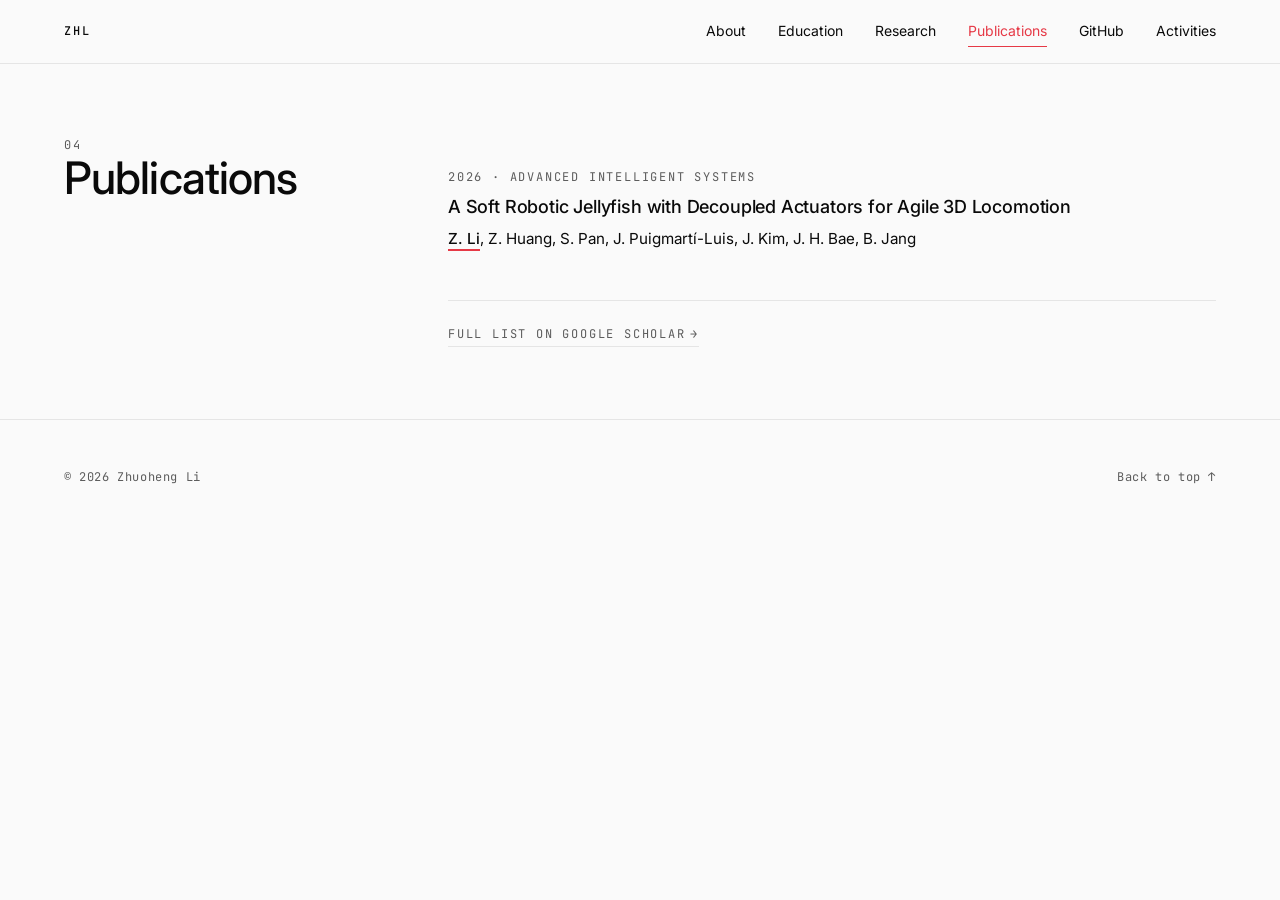
<file: publications.html>
<!DOCTYPE html>
<html lang="en">
<head>
  <meta charset="UTF-8">
  <meta name="viewport" content="width=device-width, initial-scale=1">
  <title>Publications — Zhuoheng Li</title>
  <meta name="description" content="Selected publications by Zhuoheng Li.">
  <meta name="theme-color" content="#FAFAFA">
  <link rel="canonical" href="https://lizhuoh9.github.io/publications.html">

  <link rel="preconnect" href="https://fonts.googleapis.com">
  <link rel="preconnect" href="https://fonts.gstatic.com" crossorigin>
  <link rel="stylesheet" href="https://fonts.googleapis.com/css2?family=Inter:wght@400;500;600;700&family=JetBrains+Mono:wght@400;500&display=swap">

  <link rel="stylesheet" href="styles.css">
</head>
<body id="top">
  <a class="skip-link" href="#main">Skip to content</a>

  <header class="site-header">
    <div class="wrap">
      <a href="index.html" class="logo" aria-label="Home">ZHL</a>
      <nav aria-label="Section navigation">
        <a href="about.html">About</a>
        <a href="education.html">Education</a>
        <a href="research.html">Research</a>
        <a href="publications.html" aria-current="page">Publications</a>
        <a href="github.html">GitHub</a>
        <a href="activities.html">Activities</a>
      </nav>
    </div>
  </header>

  <main id="main">
    <section class="section" aria-labelledby="page-title">
      <div class="wrap grid">
        <div class="col-meta">
          <span class="section-num">04</span>
          <h1 id="page-title" class="section-title">Publications</h1>
        </div>
        <div class="col-main">
          <ol class="pub-list">
            <li class="pub-item">
              <span class="pub-meta">2026 &middot; Advanced Intelligent Systems</span>
              <h3 class="pub-title">
                <a href="https://doi.org/10.1002/aisy.202501507"
                   target="_blank" rel="noopener noreferrer">
                  A Soft Robotic Jellyfish with Decoupled Actuators for Agile 3D Locomotion
                </a>
              </h3>
              <p class="pub-authors">
                <strong>Z. Li</strong>, Z. Huang, S. Pan, J. Puigmart&iacute;-Luis,
                J. Kim, J. H. Bae, B. Jang
              </p>
            </li>
            <!-- EDIT: Duplicate the <li class="pub-item"> block above for each new paper.
                 Wrap the title text in <a href="...">...</a> with the DOI / publisher / arXiv URL. -->
          </ol>
          <p class="pub-tail">
            <a href="https://scholar.google.com/citations?user=UuBh1UAAAAAJ&hl=en"
               target="_blank" rel="noopener noreferrer">
              Full list on Google Scholar <span aria-hidden="true" class="arrow">&rarr;</span>
            </a>
          </p>
        </div>
      </div>
    </section>
  </main>

  <footer class="site-footer">
    <div class="wrap">
      <p>&copy; 2026 Zhuoheng Li</p>
      <p><a href="#top">Back to top &uarr;</a></p>
    </div>
  </footer>
</body>
</html>
</file>
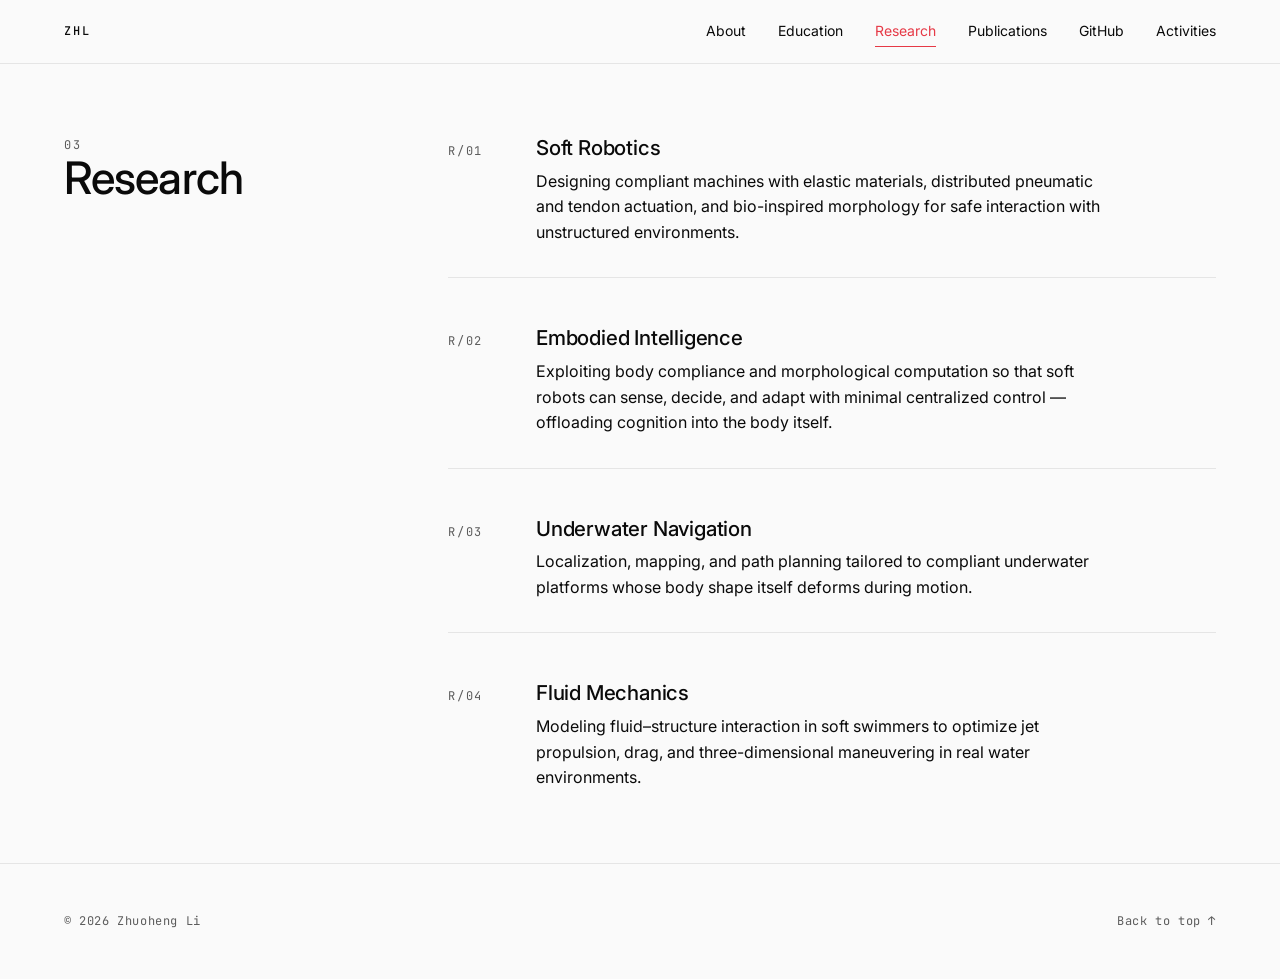
<file: research.html>
<!DOCTYPE html>
<html lang="en">
<head>
  <meta charset="UTF-8">
  <meta name="viewport" content="width=device-width, initial-scale=1">
  <title>Research — Zhuoheng Li</title>
  <meta name="description" content="Research directions of Zhuoheng Li in soft robotics and bio-inspired underwater locomotion.">
  <meta name="theme-color" content="#FAFAFA">
  <link rel="canonical" href="https://lizhuoh9.github.io/research.html">

  <link rel="preconnect" href="https://fonts.googleapis.com">
  <link rel="preconnect" href="https://fonts.gstatic.com" crossorigin>
  <link rel="stylesheet" href="https://fonts.googleapis.com/css2?family=Inter:wght@400;500;600;700&family=JetBrains+Mono:wght@400;500&display=swap">

  <link rel="stylesheet" href="styles.css">
</head>
<body id="top">
  <a class="skip-link" href="#main">Skip to content</a>

  <header class="site-header">
    <div class="wrap">
      <a href="index.html" class="logo" aria-label="Home">ZHL</a>
      <nav aria-label="Section navigation">
        <a href="about.html">About</a>
        <a href="education.html">Education</a>
        <a href="research.html" aria-current="page">Research</a>
        <a href="publications.html">Publications</a>
        <a href="github.html">GitHub</a>
        <a href="activities.html">Activities</a>
      </nav>
    </div>
  </header>

  <main id="main">
    <section class="section" aria-labelledby="page-title">
      <div class="wrap grid">
        <div class="col-meta">
          <span class="section-num">03</span>
          <h1 id="page-title" class="section-title">Research</h1>
        </div>
        <div class="col-main">
          <ol class="research-list">
            <!-- EDIT: Update or expand each research-item as your work evolves. -->
            <li class="research-item">
              <span class="item-num">R/01</span>
              <div>
                <h3>Soft Robotics</h3>
                <p>
                  Designing compliant machines with elastic materials,
                  distributed pneumatic and tendon actuation, and bio-inspired
                  morphology for safe interaction with unstructured environments.
                </p>
              </div>
            </li>
            <li class="research-item">
              <span class="item-num">R/02</span>
              <div>
                <h3>Embodied Intelligence</h3>
                <p>
                  Exploiting body compliance and morphological computation so
                  that soft robots can sense, decide, and adapt with minimal
                  centralized control &mdash; offloading cognition into the body itself.
                </p>
              </div>
            </li>
            <li class="research-item">
              <span class="item-num">R/03</span>
              <div>
                <h3>Underwater Navigation</h3>
                <p>
                  Localization, mapping, and path planning tailored to
                  compliant underwater platforms whose body shape itself
                  deforms during motion.
                </p>
              </div>
            </li>
            <li class="research-item">
              <span class="item-num">R/04</span>
              <div>
                <h3>Fluid Mechanics</h3>
                <p>
                  Modeling fluid&ndash;structure interaction in soft swimmers
                  to optimize jet propulsion, drag, and three-dimensional
                  maneuvering in real water environments.
                </p>
              </div>
            </li>
          </ol>
        </div>
      </div>
    </section>
  </main>

  <footer class="site-footer">
    <div class="wrap">
      <p>&copy; 2026 Zhuoheng Li</p>
      <p><a href="#top">Back to top &uarr;</a></p>
    </div>
  </footer>
</body>
</html>
</file>
<file: styles.css>
/* ============================================================
   Zhuoheng Li — personal homepage
   Style: Swiss International Typographic
   No frameworks. No build step. Single stylesheet.
   ============================================================ */

/* ---- Reset (minimal) -------------------------------------- */
*, *::before, *::after { box-sizing: border-box; margin: 0; padding: 0; }
html { scroll-behavior: smooth; }
img, svg { display: block; max-width: 100%; height: auto; }
ol, ul { list-style: none; }

@media (prefers-reduced-motion: reduce) {
  html { scroll-behavior: auto; }
  *, *::before, *::after {
    animation-duration: 0.01ms !important;
    transition-duration: 0.01ms !important;
  }
}

/* ---- Design tokens ---------------------------------------- */
:root {
  --color-bg: #FAFAFA;
  --color-ink: #0A0A0A;
  --color-ink-soft: #5C5C5C;
  --color-accent: #E63946;
  --color-rule: #E5E5E5;

  --font-sans: 'Inter', system-ui, -apple-system, 'Segoe UI', sans-serif;
  --font-mono: 'JetBrains Mono', ui-monospace, 'SF Mono', Menlo, monospace;

  --space-1: 0.5rem;
  --space-2: 1rem;
  --space-3: 1.5rem;
  --space-4: 2rem;
  --space-5: 3rem;
  --space-6: 4rem;
  --space-7: 6rem;
  --space-8: 8rem;

  --max-w: 1280px;
  --pad-x: clamp(1.5rem, 5vw, 4rem);
  --header-h: 64px;

  --duration-fast: 150ms;
  --ease: cubic-bezier(0.16, 1, 0.3, 1);
}

/* ---- Base ------------------------------------------------- */
body {
  background: var(--color-bg);
  color: var(--color-ink);
  font-family: var(--font-sans);
  font-size: 1rem;
  line-height: 1.6;
  font-weight: 400;
  -webkit-font-smoothing: antialiased;
  -moz-osx-font-smoothing: grayscale;
  text-rendering: optimizeLegibility;
}

::selection {
  background: var(--color-ink);
  color: var(--color-bg);
}

.wrap {
  max-width: var(--max-w);
  margin: 0 auto;
  padding-inline: var(--pad-x);
}

/* Skip link for keyboard users */
.skip-link {
  position: absolute;
  left: 0;
  top: -100px;
  background: var(--color-ink);
  color: var(--color-bg);
  padding: 0.75rem 1rem;
  font-size: 0.875rem;
  z-index: 100;
  text-decoration: none;
}
.skip-link:focus {
  top: 0;
}

/* ---- Header ----------------------------------------------- */
.site-header {
  position: sticky;
  top: 0;
  z-index: 10;
  background: var(--color-bg);
  border-bottom: 1px solid var(--color-rule);
  height: var(--header-h);
}
.site-header .wrap {
  display: flex;
  align-items: center;
  justify-content: space-between;
  height: 100%;
}
.logo {
  font-family: var(--font-mono);
  font-size: 0.75rem;
  letter-spacing: 0.18em;
  font-weight: 500;
  color: var(--color-ink);
  text-decoration: none;
}
.logo:hover { color: var(--color-accent); }

.site-header nav {
  display: flex;
  gap: clamp(1rem, 2.5vw, 2.5rem);
}
.site-header nav a {
  font-size: 0.875rem;
  font-weight: 400;
  color: var(--color-ink);
  text-decoration: none;
  position: relative;
  padding-block: 0.25rem;
  transition: color var(--duration-fast) var(--ease);
}
.site-header nav a::after {
  content: "";
  position: absolute;
  left: 0;
  bottom: 0;
  width: 100%;
  height: 1px;
  background: currentColor;
  transform: scaleX(0);
  transform-origin: left;
  transition: transform var(--duration-fast) var(--ease);
}
.site-header nav a:hover {
  color: var(--color-accent);
}
.site-header nav a:hover::after {
  transform: scaleX(1);
}
.site-header nav a[aria-current="page"] {
  color: var(--color-accent);
}
.site-header nav a[aria-current="page"]::after {
  transform: scaleX(1);
}

@media (max-width: 640px) {
  .site-header nav { gap: var(--space-2); }
  .site-header nav a { font-size: 0.75rem; }
}

/* ---- Section scaffolding ---------------------------------- */
.hero,
.section {
  scroll-margin-top: calc(var(--header-h) + 16px);
  padding-block: clamp(3rem, 8vh, 6rem);
  border-bottom: 1px solid var(--color-rule);
}

.hero {
  padding-block: clamp(4rem, 11vh, 7.5rem);
}
.hero-layout {
  display: grid;
  grid-template-columns: 1fr;
  gap: clamp(1.75rem, 4.5vw, 3rem);
  align-items: center;
}
@media (min-width: 768px) {
  .hero-layout {
    grid-template-columns: clamp(220px, 26vw, 320px) 1fr;
    gap: clamp(2rem, 5vw, 4.5rem);
  }
}
.hero-portrait {
  display: flex;
  justify-content: flex-start;
}
.hero-portrait .avatar {
  width: 100%;
  max-width: 280px;
  margin-top: 0;
}
.hero-body { min-width: 0; }

.grid {
  display: grid;
  grid-template-columns: 1fr;
  gap: var(--space-3);
}
@media (min-width: 768px) {
  .grid {
    grid-template-columns: clamp(220px, 26vw, 320px) 1fr;
    gap: clamp(2rem, 5vw, 4.5rem);
    align-items: start;
  }
}

.section-num {
  font-family: var(--font-mono);
  font-size: 0.75rem;
  letter-spacing: 0.2em;
  color: var(--color-ink-soft);
  text-transform: uppercase;
  display: block;
  margin-bottom: var(--space-1);
}

.section-title {
  font-size: clamp(1.75rem, 3.5vw, 3rem);
  font-weight: 500;
  letter-spacing: -0.02em;
  line-height: 1;
}
@media (min-width: 768px) {
  .section-title { margin-top: -0.15em; }
}

/* ---- Hero ------------------------------------------------- */
.display {
  font-size: clamp(1.875rem, 4vw, 3rem);
  font-weight: 600;
  line-height: 1.05;
  letter-spacing: -0.025em;
}
.display span { display: block; }
.display-en {
  white-space: nowrap;
}
.display-zh {
  font-size: clamp(1rem, 1.4vw, 1.25rem);
  font-weight: 500;
  line-height: 1.2;
  letter-spacing: 0.02em;
  color: var(--color-ink-soft);
  margin-top: 0.3em;
  font-family: "PingFang SC", "Microsoft YaHei", "Hiragino Sans GB",
               "Source Han Sans SC", "Noto Sans CJK SC", var(--font-sans);
}

.role {
  margin-top: clamp(var(--space-3), 3.5vh, var(--space-4));
  font-size: clamp(0.95rem, 1.1vw, 1.0625rem);
  line-height: 1.55;
  color: var(--color-ink);
  max-width: 48ch;
}
.role em {
  font-style: italic;
  color: var(--color-accent);
  font-weight: 500;
}
.hero .contact-list {
  margin-top: clamp(var(--space-4), 4.5vh, var(--space-5));
  display: grid;
  grid-template-columns: 1fr;
  gap: 0;
}
@media (min-width: 768px) {
  .hero .contact-list {
    grid-template-columns: 1fr 1fr;
    column-gap: clamp(1.5rem, 3vw, 2.5rem);
  }
  /* In the 2-column grid every cell keeps its bottom border so the table
     reads symmetrically across both columns (CV-row style). Override the
     global :last-child rule that would otherwise blank ORCID's line. */
  .hero .contact-row,
  .hero .contact-row:last-child {
    border-bottom: 1px solid var(--color-rule);
  }
}

/* ---- Avatar ----------------------------------------------- */
.avatar {
  display: block;
  width: clamp(140px, 18vw, 220px);
  aspect-ratio: 1 / 1;
  height: auto;
  margin-top: var(--space-3);
  border-radius: 50%;
  object-fit: cover;
  background: var(--color-bg);
}

/* ---- Prose ------------------------------------------------ */
.prose {
  font-size: clamp(1rem, 1.05vw, 1.125rem);
  line-height: 1.65;
  max-width: 62ch;
  color: var(--color-ink);
}
.prose + .prose { margin-top: var(--space-3); }

.prose a {
  display: inline;
  white-space: nowrap;
}

/* ---- Links (default) -------------------------------------- */
a {
  color: var(--color-ink);
  text-decoration: underline;
  text-decoration-thickness: 1px;
  text-underline-offset: 0.22em;
  transition: color var(--duration-fast) var(--ease),
              text-decoration-thickness var(--duration-fast) var(--ease);
}
a:hover {
  color: var(--color-accent);
  text-decoration-thickness: 2px;
}
a:focus-visible {
  outline: 2px solid var(--color-accent);
  outline-offset: 4px;
  text-decoration: none;
}

/* ---- Research --------------------------------------------- */
.research-list {
  display: grid;
  gap: var(--space-5);
  margin-top: var(--space-4);
}
@media (min-width: 768px) {
  .research-list { margin-top: 0; }
}

.research-item {
  display: grid;
  grid-template-columns: 4em 1fr;
  gap: var(--space-3);
  padding-bottom: var(--space-4);
  border-bottom: 1px solid var(--color-rule);
}
.research-item:last-child {
  border-bottom: none;
  padding-bottom: 0;
}
.research-item .item-num {
  font-family: var(--font-mono);
  font-size: 0.75rem;
  color: var(--color-ink-soft);
  letter-spacing: 0.15em;
  padding-top: 0.5em;
}
.research-item h3 {
  font-size: clamp(1.25rem, 1.6vw, 1.5rem);
  font-weight: 500;
  letter-spacing: -0.01em;
  line-height: 1.2;
  margin-bottom: var(--space-1);
}
.research-item p {
  color: var(--color-ink);
  max-width: 58ch;
  font-size: 1rem;
  line-height: 1.6;
}

/* ---- Education -------------------------------------------- */
.edu-list {
  display: grid;
  gap: var(--space-4);
  margin-top: var(--space-4);
}
@media (min-width: 768px) {
  .edu-list { margin-top: 0; }
}
.edu-item {
  display: grid;
  grid-template-columns: 11em 1fr;
  gap: var(--space-3);
  padding-bottom: var(--space-3);
  border-bottom: 1px solid var(--color-rule);
  align-items: start;
}
.edu-item:last-child {
  border-bottom: none;
  padding-bottom: 0;
}
.edu-date {
  font-family: var(--font-mono);
  font-size: 0.75rem;
  letter-spacing: 0.12em;
  color: var(--color-ink-soft);
  text-transform: uppercase;
  padding-top: 0.45em;
  white-space: nowrap;
}
.edu-degree {
  font-size: clamp(1.125rem, 1.4vw, 1.25rem);
  font-weight: 500;
  letter-spacing: -0.01em;
  line-height: 1.3;
  margin-bottom: var(--space-1);
}
.edu-school {
  color: var(--color-ink);
  font-size: 0.95rem;
  line-height: 1.5;
}
@media (max-width: 600px) {
  .edu-item {
    grid-template-columns: 1fr;
    gap: var(--space-1);
  }
  .edu-date { padding-top: 0; }
}

/* ---- Publications ----------------------------------------- */
.pub-list {
  display: grid;
  gap: var(--space-4);
  margin-top: var(--space-4);
}
.pub-item {
  padding-bottom: var(--space-4);
  border-bottom: 1px solid var(--color-rule);
}
.pub-item:last-child {
  border-bottom: none;
  padding-bottom: 0;
}
.pub-meta {
  font-family: var(--font-mono);
  font-size: 0.75rem;
  letter-spacing: 0.15em;
  color: var(--color-ink-soft);
  text-transform: uppercase;
  display: block;
  margin-bottom: var(--space-1);
}
.pub-title {
  font-size: clamp(1.125rem, 1.4vw, 1.25rem);
  font-weight: 500;
  letter-spacing: -0.01em;
  line-height: 1.35;
  margin-bottom: var(--space-1);
}
.pub-title a {
  color: inherit;
  text-decoration: none;
  background-image: linear-gradient(currentColor, currentColor);
  background-position: 0 100%;
  background-repeat: no-repeat;
  background-size: 0% 1px;
  transition: background-size var(--duration-fast) var(--ease),
              color var(--duration-fast) var(--ease);
  padding-bottom: 2px;
}
.pub-title a:hover {
  color: var(--color-accent);
  background-size: 100% 1px;
}
.pub-authors {
  color: var(--color-ink);
  font-size: 0.95rem;
  margin-bottom: var(--space-2);
}
.pub-authors strong {
  font-weight: 500;
  color: var(--color-ink);
  border-bottom: 2px solid var(--color-accent);
  padding-bottom: 1px;
}
.pub-links {
  display: flex;
  flex-wrap: wrap;
  gap: var(--space-3);
  font-size: 0.875rem;
  font-family: var(--font-mono);
  letter-spacing: 0.05em;
}
.pub-links a {
  text-decoration: none;
  border-bottom: 1px solid var(--color-rule);
  padding-bottom: 2px;
}
.pub-links a:hover {
  border-bottom-color: var(--color-accent);
  color: var(--color-accent);
}

.pub-tail {
  margin-top: var(--space-4);
  padding-top: var(--space-3);
  border-top: 1px solid var(--color-rule);
  font-family: var(--font-mono);
  font-size: 0.75rem;
  letter-spacing: 0.15em;
  text-transform: uppercase;
  color: var(--color-ink-soft);
}
.pub-tail a {
  color: var(--color-ink-soft);
  text-decoration: none;
  display: inline-flex;
  align-items: baseline;
  gap: 0.4em;
  border-bottom: 1px solid var(--color-rule);
  padding-bottom: 2px;
  transition: color var(--duration-fast) var(--ease),
              border-color var(--duration-fast) var(--ease);
}
.pub-tail a:hover {
  color: var(--color-accent);
  border-bottom-color: var(--color-accent);
}
.pub-tail .arrow {
  display: inline-block;
  transition: transform var(--duration-fast) var(--ease);
}
.pub-tail a:hover .arrow {
  transform: translateX(0.4em);
}

/* ---- Repos (projects page) -------------------------------- */
.repo-list {
  display: grid;
  gap: var(--space-4);
  margin-top: var(--space-4);
}
.repo-item {
  padding-bottom: var(--space-4);
  border-bottom: 1px solid var(--color-rule);
}
.repo-item:last-child {
  border-bottom: none;
  padding-bottom: 0;
}
.repo-name {
  font-size: clamp(1.125rem, 1.4vw, 1.25rem);
  font-weight: 500;
  letter-spacing: -0.01em;
  line-height: 1.35;
}
.repo-name a {
  color: inherit;
  text-decoration: none;
  background-image: linear-gradient(currentColor, currentColor);
  background-position: 0 100%;
  background-repeat: no-repeat;
  background-size: 0% 1px;
  transition: background-size var(--duration-fast) var(--ease),
              color var(--duration-fast) var(--ease);
  padding-bottom: 2px;
}
.repo-name a:hover {
  color: var(--color-accent);
  background-size: 100% 1px;
}
.repo-desc {
  margin-top: var(--space-1);
  color: var(--color-ink);
  font-size: 0.95rem;
  line-height: 1.55;
  max-width: 60ch;
}
.repo-meta {
  margin-top: var(--space-2);
  display: flex;
  flex-wrap: wrap;
  gap: var(--space-3);
  font-family: var(--font-mono);
  font-size: 0.75rem;
  letter-spacing: 0.12em;
  color: var(--color-ink-soft);
  text-transform: uppercase;
}
.repo-fork {
  color: var(--color-ink-soft);
  opacity: 0.65;
}
.repo-empty {
  color: var(--color-ink-soft);
  font-family: var(--font-mono);
  font-size: 0.875rem;
  letter-spacing: 0.05em;
}
.repo-empty a {
  color: var(--color-ink);
}

/* ---- Activities ------------------------------------------- */
.activity-list {
  display: grid;
  gap: var(--space-5);
  margin-top: var(--space-4);
}
.activity-item {
  display: grid;
  grid-template-columns: 7em 1fr;
  gap: var(--space-3);
  padding-bottom: var(--space-5);
  border-bottom: 1px solid var(--color-rule);
  align-items: start;
}
.activity-item:last-child {
  border-bottom: none;
  padding-bottom: 0;
}
.activity-date {
  font-family: var(--font-mono);
  font-size: 0.8125rem;
  color: var(--color-ink-soft);
  letter-spacing: 0.08em;
  padding-top: 0.45em;
  white-space: nowrap;
}
.activity-title {
  font-size: clamp(1.125rem, 1.4vw, 1.25rem);
  font-weight: 500;
  letter-spacing: -0.01em;
  line-height: 1.3;
  margin-bottom: var(--space-1);
}
.activity-desc {
  color: var(--color-ink);
  font-size: 1rem;
  line-height: 1.6;
  max-width: 60ch;
}
.activity-images {
  margin-top: var(--space-3);
  display: grid;
  grid-template-columns: repeat(auto-fit, minmax(180px, 1fr));
  gap: var(--space-2);
}
.activity-images a {
  display: block;
  text-decoration: none;
  border-bottom: none;
  padding: 0;
}
.activity-images img {
  width: 100%;
  height: auto;
  display: block;
  border: 1px solid var(--color-rule);
  background: var(--color-rule);
  transition: opacity var(--duration-fast) var(--ease);
}
.activity-images a:hover img {
  opacity: 0.85;
}
.activity-empty {
  color: var(--color-ink-soft);
  font-family: var(--font-mono);
  font-size: 0.875rem;
  letter-spacing: 0.05em;
}
.activity-empty code {
  font-family: var(--font-mono);
  background: rgba(0, 0, 0, 0.04);
  padding: 0.05em 0.4em;
}
@media (max-width: 600px) {
  .activity-item {
    grid-template-columns: 1fr;
    gap: var(--space-1);
  }
  .activity-date { padding-top: 0; }
}

/* ---- Contact ---------------------------------------------- */
.contact-list {
  display: grid;
  gap: 0;
  margin-top: var(--space-4);
}
@media (min-width: 768px) {
  .contact-list { margin-top: 0; }
}
.contact-row {
  display: grid;
  grid-template-columns: 7em 1fr;
  gap: var(--space-3);
  padding-block: var(--space-2);
  border-bottom: 1px solid var(--color-rule);
  align-items: baseline;
}
.contact-row:last-child { border-bottom: none; }

.contact-row dt {
  font-family: var(--font-mono);
  font-size: 0.75rem;
  letter-spacing: 0.18em;
  color: var(--color-ink-soft);
  text-transform: uppercase;
}
.contact-row dd a {
  font-size: clamp(1rem, 1.2vw, 1.125rem);
  display: inline-flex;
  align-items: baseline;
  gap: 0.4em;
  text-decoration: none;
  border-bottom: 1px solid var(--color-rule);
  padding-bottom: 2px;
  transition: border-color var(--duration-fast) var(--ease),
              color var(--duration-fast) var(--ease);
}
.contact-row dd a:hover {
  color: var(--color-accent);
  border-bottom-color: var(--color-accent);
}
.contact-row dd a .arrow {
  display: inline-block;
  transition: transform var(--duration-fast) var(--ease);
}
.contact-row dd a:hover .arrow {
  transform: translateX(0.4em);
}

@media (max-width: 480px) {
  .contact-row { grid-template-columns: 5em 1fr; }
  .research-item { grid-template-columns: 3em 1fr; }
}

/* ---- Footer ----------------------------------------------- */
.site-footer {
  padding-block: var(--space-5);
  font-size: 0.75rem;
  color: var(--color-ink-soft);
  font-family: var(--font-mono);
  letter-spacing: 0.05em;
}
.site-footer .wrap {
  display: flex;
  justify-content: space-between;
  flex-wrap: wrap;
  gap: var(--space-2);
}
.site-footer a {
  color: var(--color-ink-soft);
  text-decoration: none;
  border-bottom: 1px solid transparent;
  transition: color var(--duration-fast) var(--ease),
              border-color var(--duration-fast) var(--ease);
}
.site-footer a:hover {
  color: var(--color-accent);
  border-bottom-color: var(--color-accent);
}
</file>
